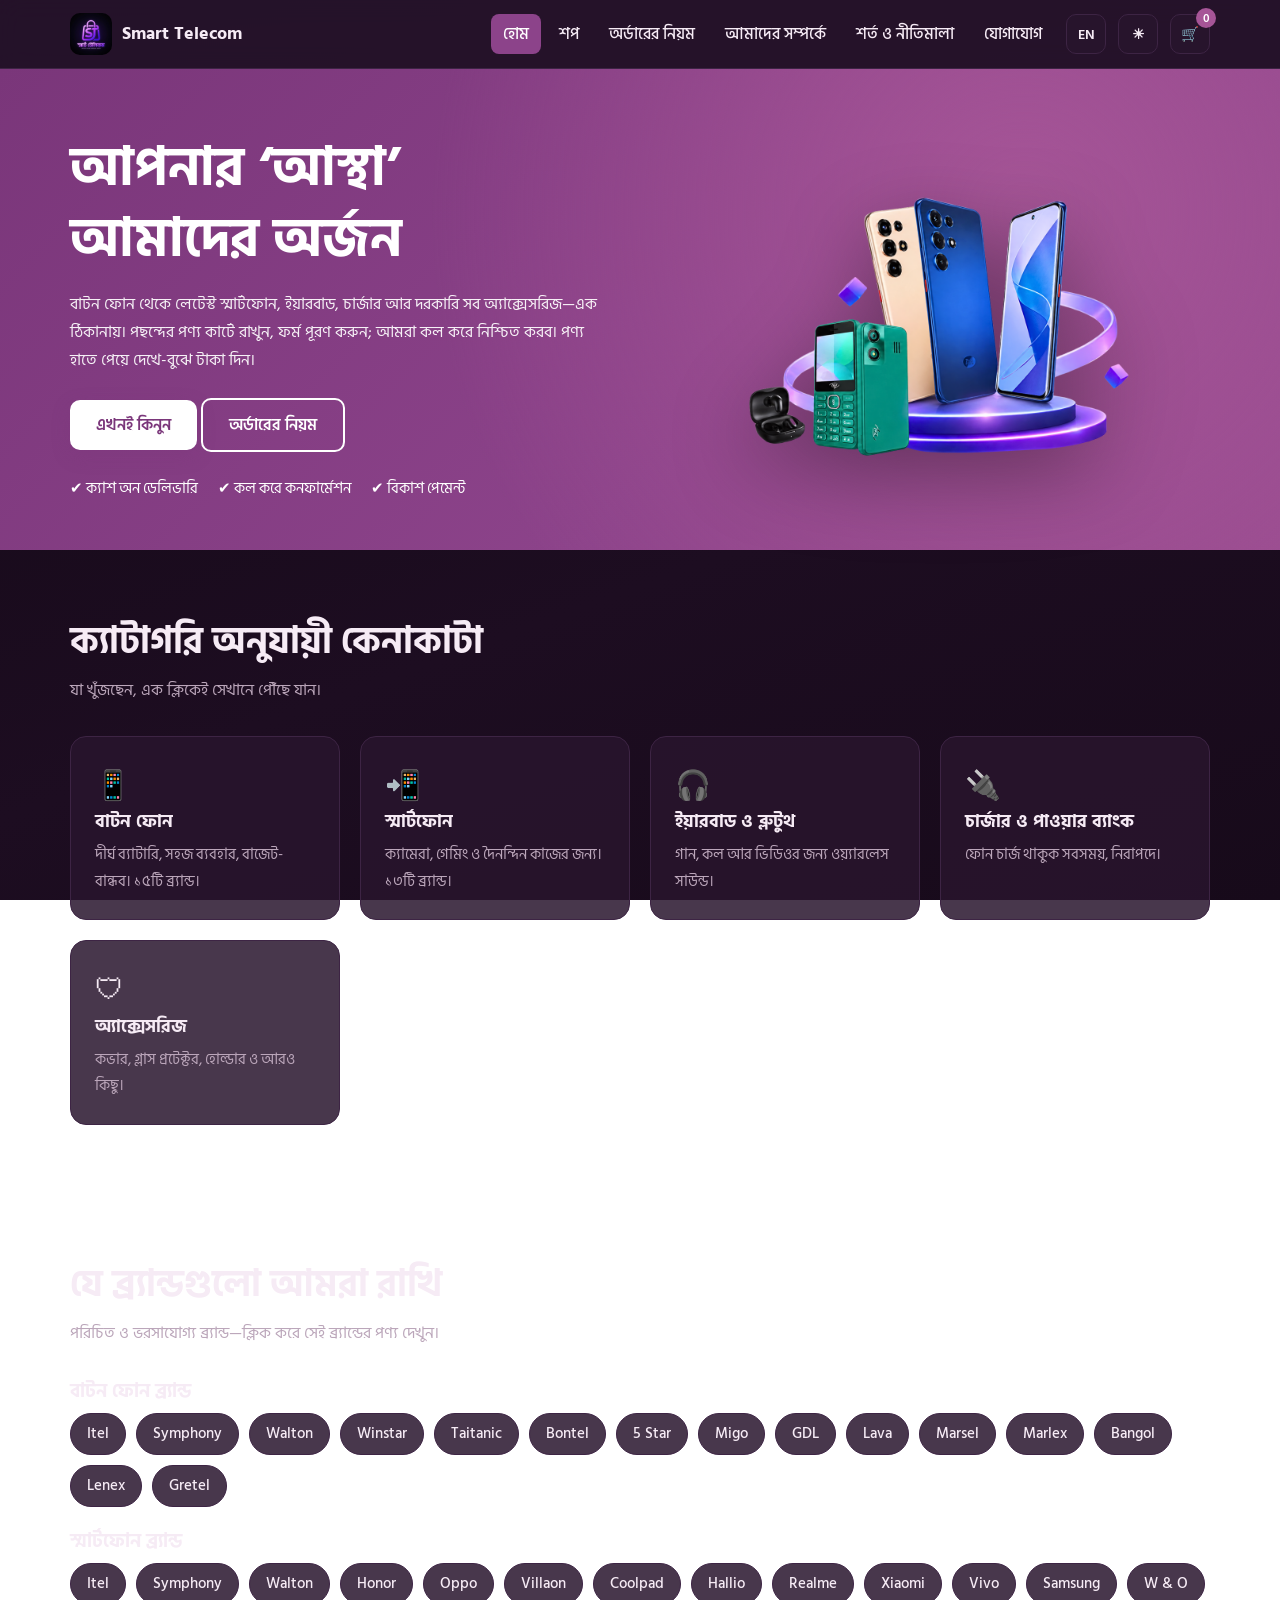
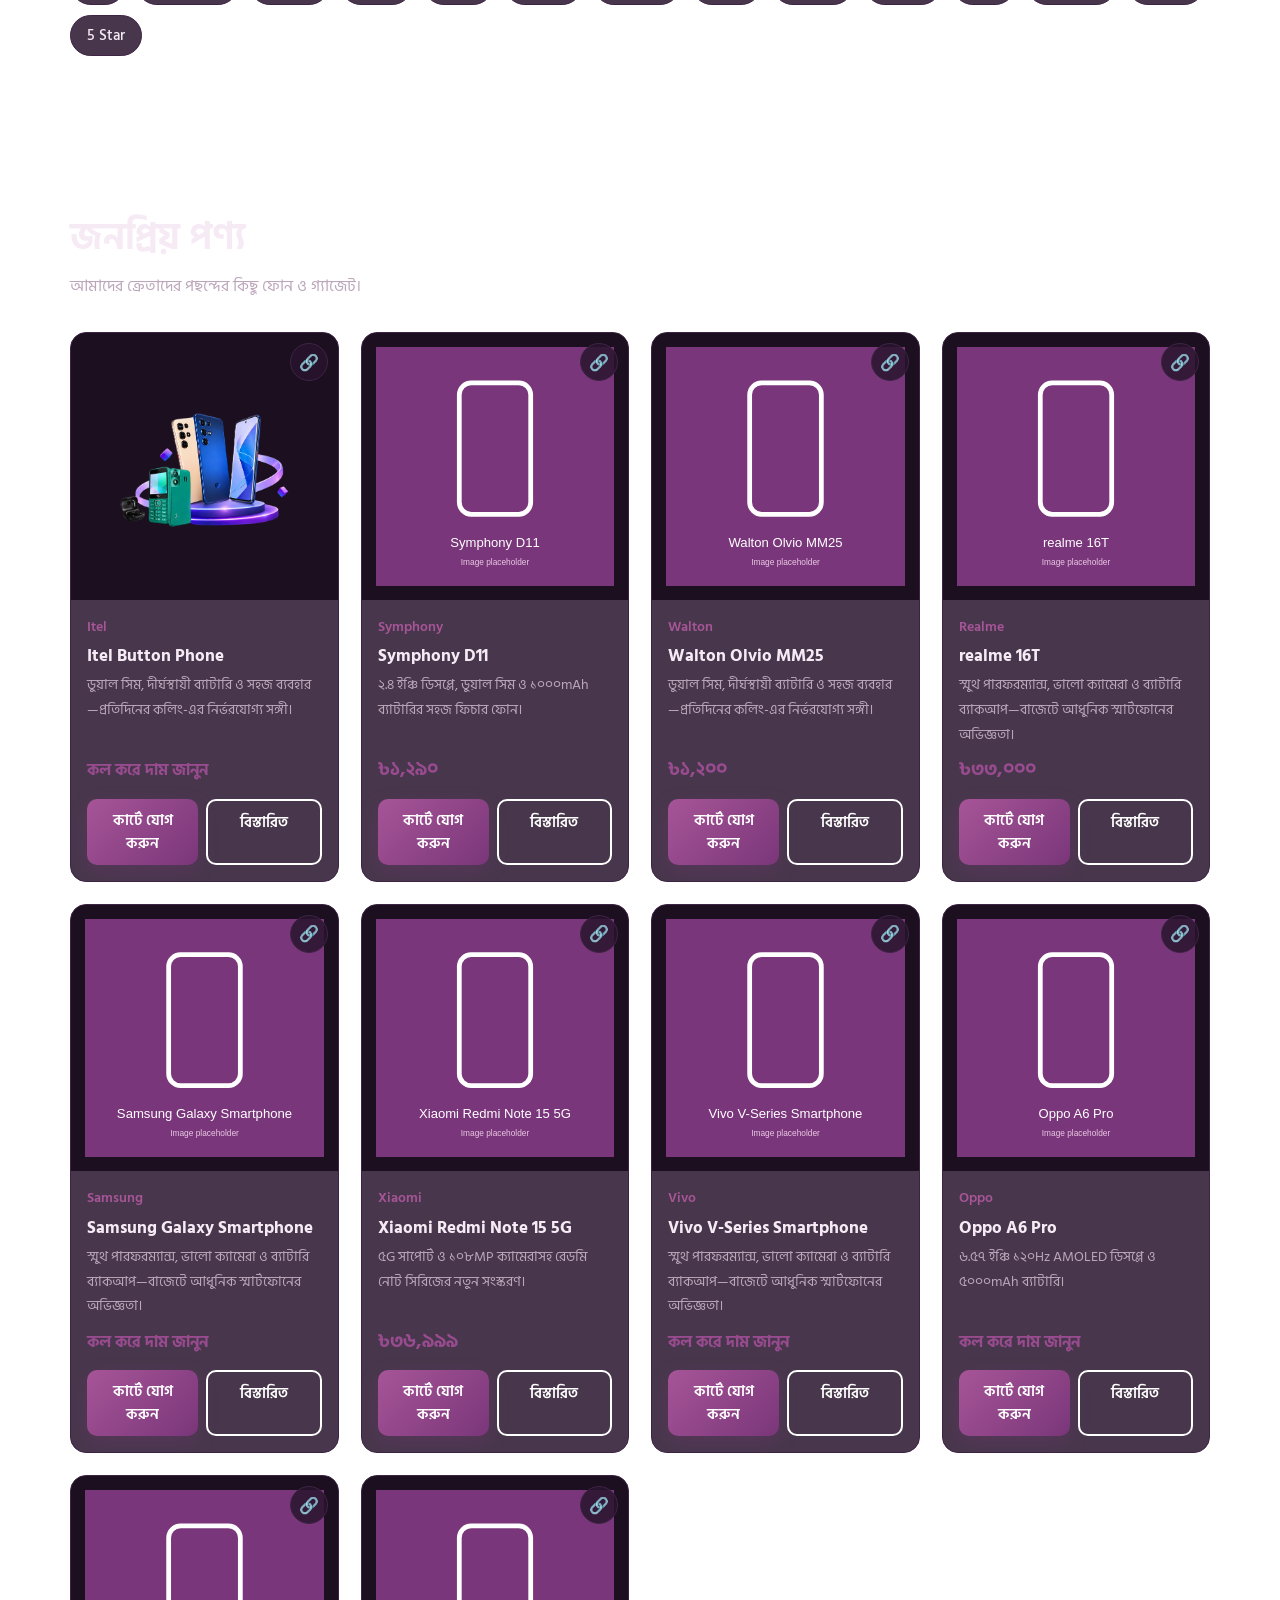
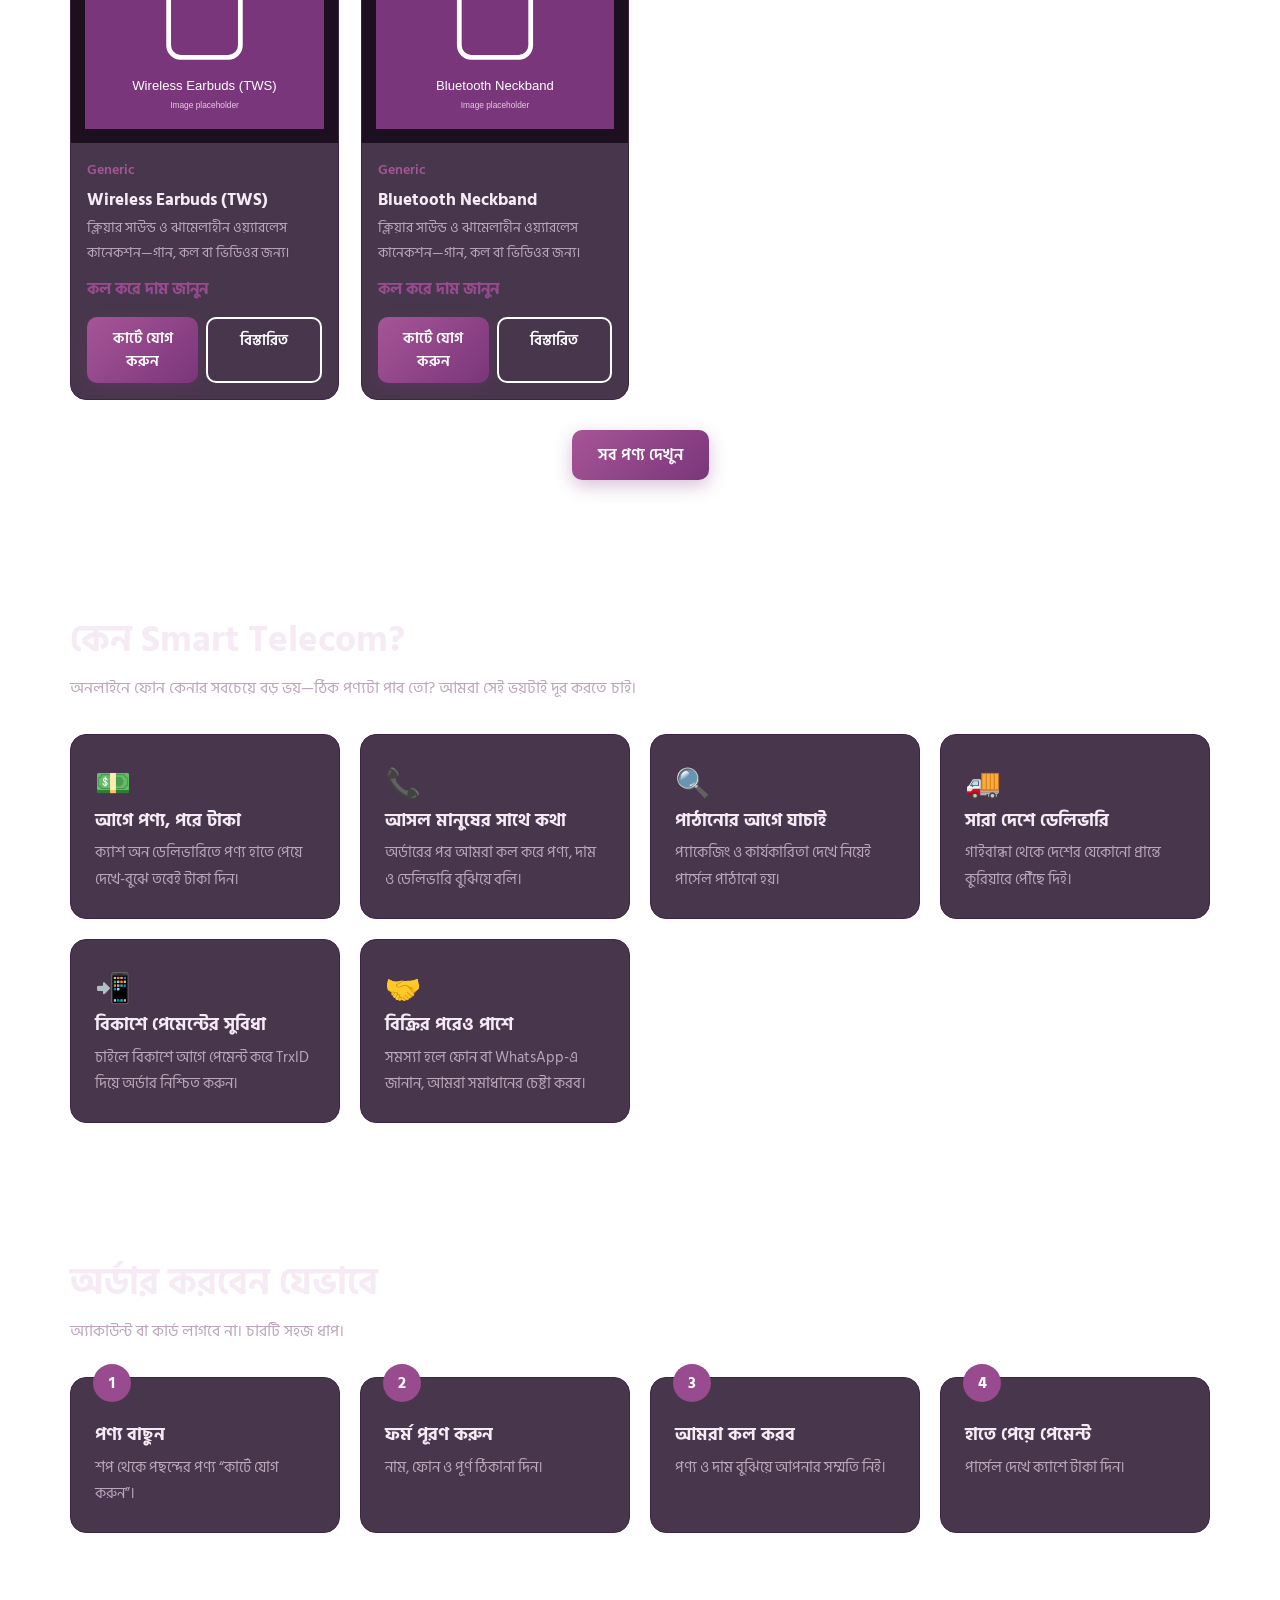
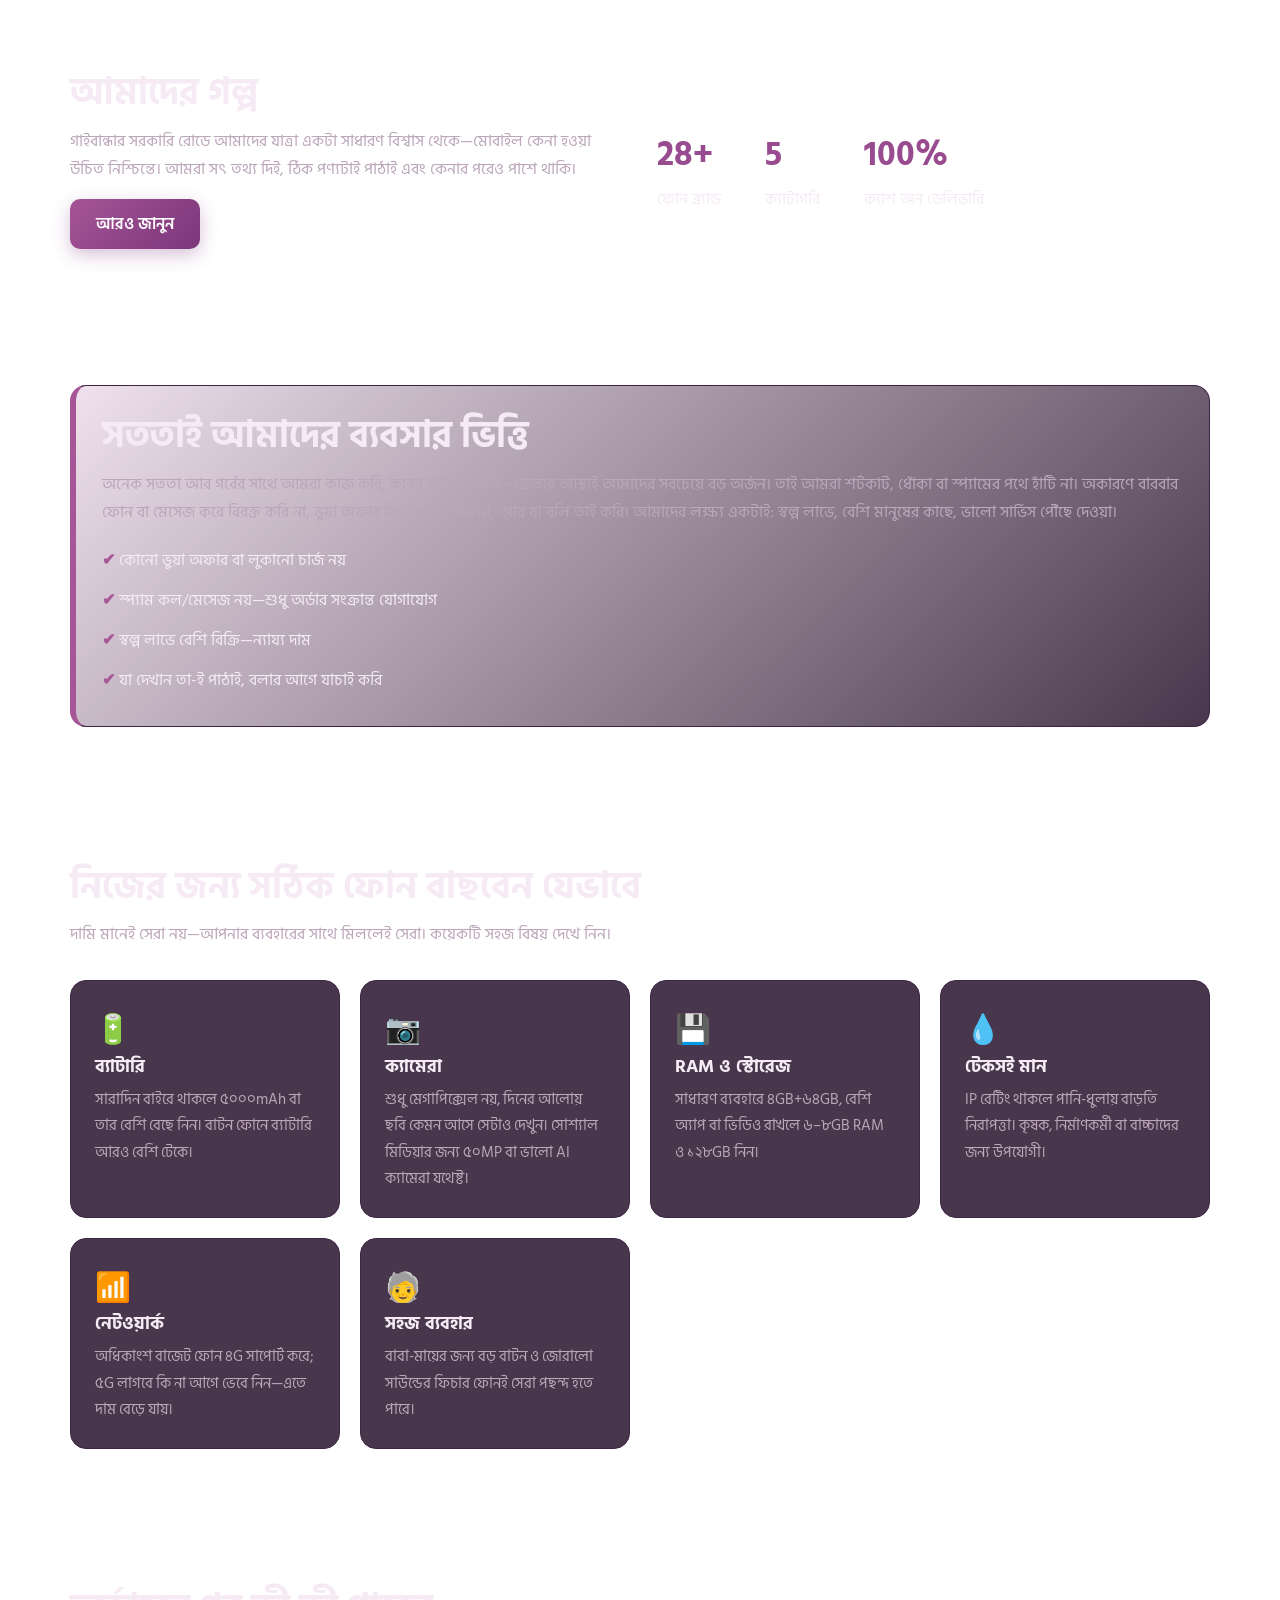
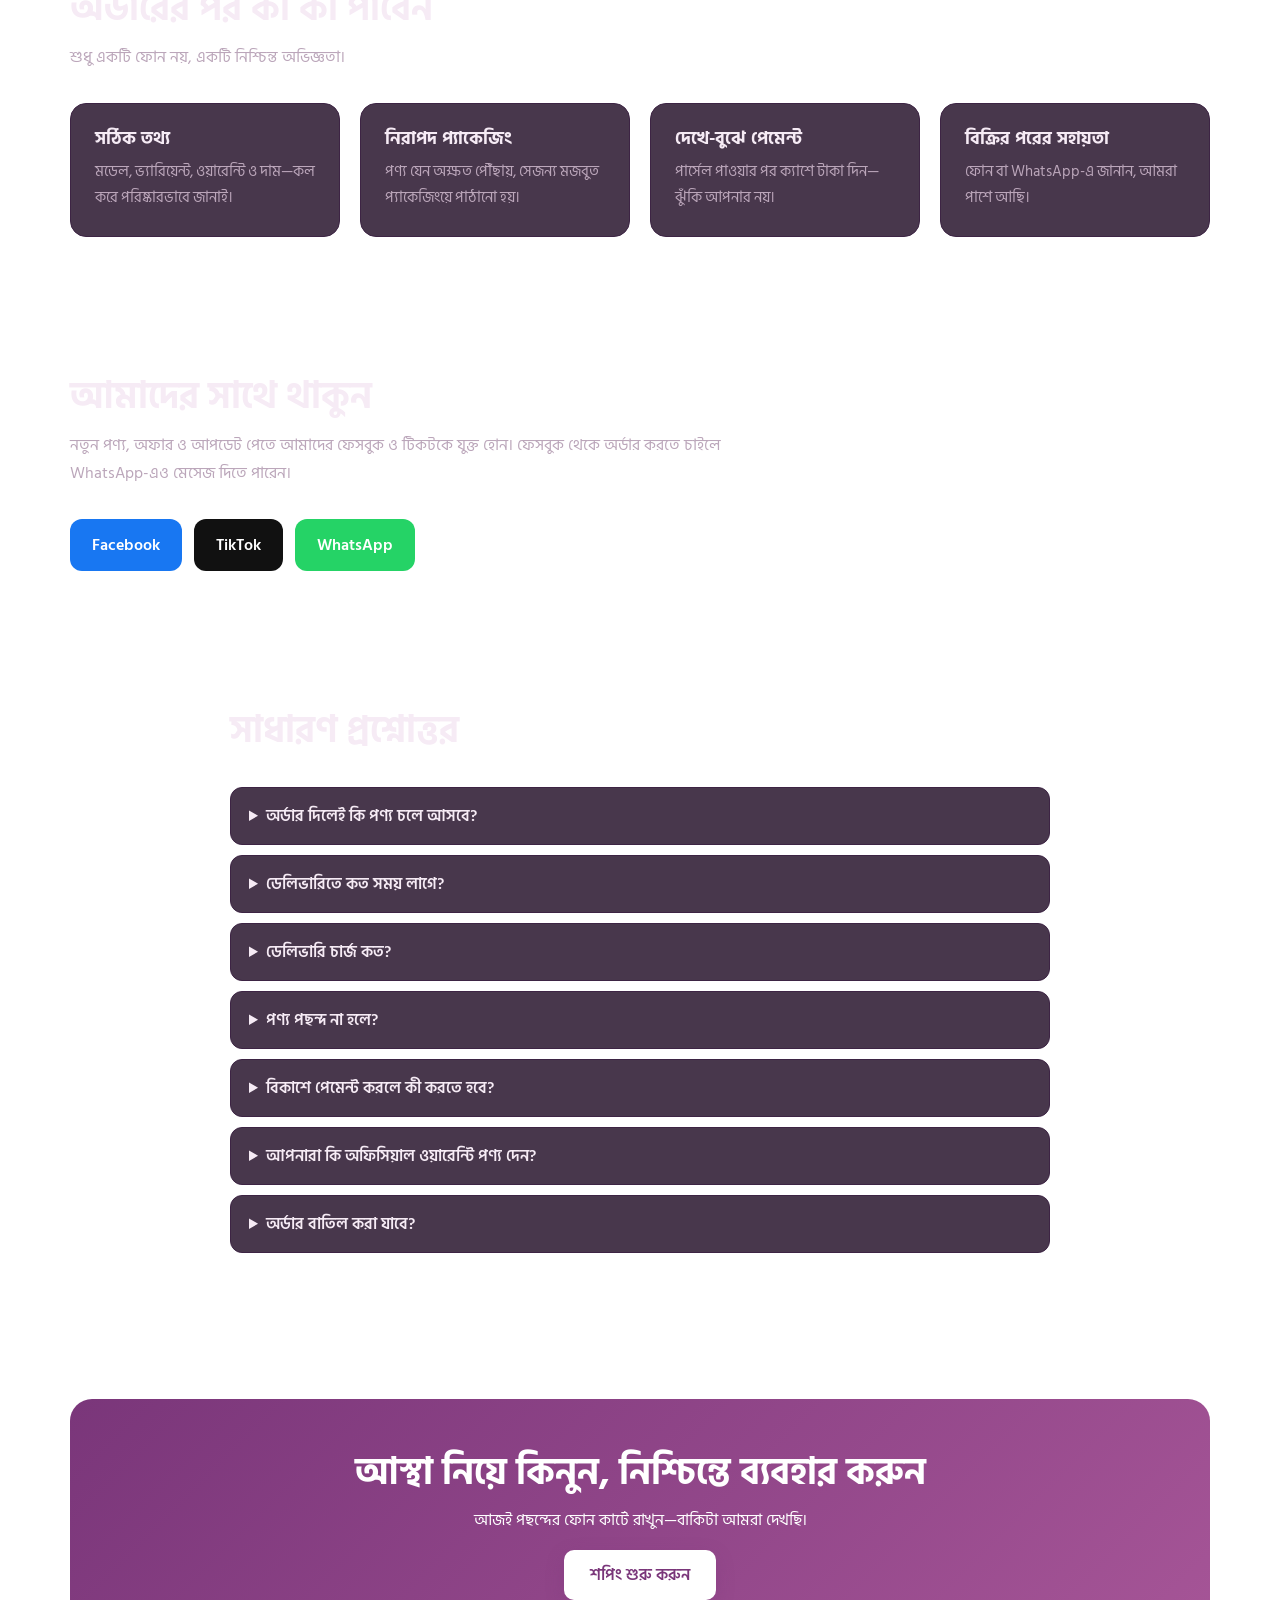
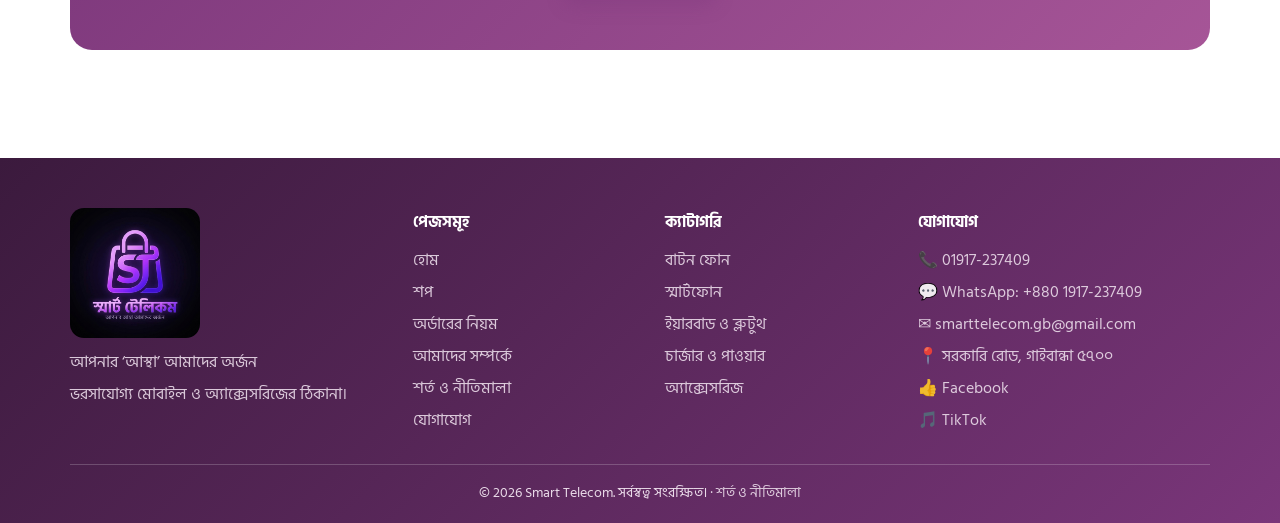
<file: index.html>
<!DOCTYPE html>
<html lang="bn" data-theme="dark">
<head>
<meta charset="UTF-8"><meta name="viewport" content="width=device-width, initial-scale=1">
<title>Smart Telecom (স্মার্ট টেলিকম) – গাইবান্ধা | বাটন ফোন, স্মার্টফোন ও অ্যাক্সেসরিজ</title>
<meta name="description" content="Smart Telecom, গাইবান্ধা – Itel, Symphony, Walton, Realme, Samsung, Vivo সহ ২৮+ ব্র্যান্ডের বাটন ফোন, স্মার্টফোন, ইয়ারবাড ও অ্যাক্সেসরিজ। সারা বাংলাদেশে ক্যাশ অন ডেলিভারি।">
<meta name="keywords" content="Smart Telecom, স্মার্ট টেলিকম, Gaibandha mobile shop, button phone, smartphone price in Bangladesh, cash on delivery">
<meta property="og:title" content="Smart Telecom – আপনার আস্থা আমাদের অর্জন"><meta property="og:image" content="assets/hero.png">
<link rel="icon" href="assets/favicon.jpg">
<link href="https://fonts.googleapis.com/css2?family=Hind+Siliguri:wght@400;500;600;700&family=Poppins:wght@400;600&display=swap" rel="stylesheet">
<link rel="stylesheet" href="css/style.css">
<script type="application/ld+json">{"@context":"https://schema.org","@type":"Store","name":"Smart Telecom","slogan":"আপনার আস্থা আমাদের অর্জন","telephone":"+8801917237409","email":"smarttelecom.gb@gmail.com","address":{"@type":"PostalAddress","streetAddress":"Sarkular Rode","addressLocality":"Gaibandha","postalCode":"5700","addressCountry":"BD"},"paymentAccepted":"Cash on Delivery, bKash"}</script>
</head>
<body>
<div id="hdr"></div>
<main>
<section class="hero"><div class="wrap hg">
  <div>
    <h1><span class="bn">আপনার ‘আস্থা’<br>আমাদের অর্জন</span><span class="en">Your ‘Trust’<br>Is Our Achievement</span></h1>
    <p><span class="bn">বাটন ফোন থেকে লেটেস্ট স্মার্টফোন, ইয়ারবাড, চার্জার আর দরকারি সব অ্যাক্সেসরিজ—এক ঠিকানায়। পছন্দের পণ্য কার্টে রাখুন, ফর্ম পূরণ করুন; আমরা কল করে নিশ্চিত করব। পণ্য হাতে পেয়ে দেখে-বুঝে টাকা দিন।</span><span class="en">From button phones to the latest smartphones, earbuds, chargers and everyday accessories—one trusted address. Add to cart, fill in the form, and we'll call to confirm. Inspect your parcel, then pay.</span></p>
    <a href="shop.html" class="btn"><span class="bn">এখনই কিনুন</span><span class="en">Shop now</span></a>
    <a href="how-to-order.html" class="btn o"><span class="bn">অর্ডারের নিয়ম</span><span class="en">How to order</span></a>
    <div class="trust"><span>✔ <span class="bn">ক্যাশ অন ডেলিভারি</span><span class="en">Cash on delivery</span></span><span>✔ <span class="bn">কল করে কনফার্মেশন</span><span class="en">Confirmation call</span></span><span>✔ <span class="bn">বিকাশ পেমেন্ট</span><span class="en">bKash accepted</span></span></div>
  </div>
  <img src="assets/hero.png" alt="Smart Telecom – smartphone, button phone and earbuds showcase">
</div></section>

<section><div class="wrap">
  <h2><span class="bn">ক্যাটাগরি অনুযায়ী কেনাকাটা</span><span class="en">Shop by category</span></h2>
  <p class="sub"><span class="bn">যা খুঁজছেন, এক ক্লিকেই সেখানে পৌঁছে যান।</span><span class="en">One click to what you're looking for.</span></p>
  <div class="cols">
    <a class="box" href="shop.html?cat=button"><div class="e">📱</div><h3><span class="bn">বাটন ফোন</span><span class="en">Button phones</span></h3><p><span class="bn">দীর্ঘ ব্যাটারি, সহজ ব্যবহার, বাজেট-বান্ধব। ১৫টি ব্র্যান্ড।</span><span class="en">Long battery, easy to use, budget friendly. 15 brands.</span></p></a>
    <a class="box" href="shop.html?cat=smart"><div class="e">📲</div><h3><span class="bn">স্মার্টফোন</span><span class="en">Smartphones</span></h3><p><span class="bn">ক্যামেরা, গেমিং ও দৈনন্দিন কাজের জন্য। ১৩টি ব্র্যান্ড।</span><span class="en">For photos, gaming and daily tasks. 13 brands.</span></p></a>
    <a class="box" href="shop.html?cat=audio"><div class="e">🎧</div><h3><span class="bn">ইয়ারবাড ও ব্লুটুথ</span><span class="en">Earbuds &amp; Bluetooth</span></h3><p><span class="bn">গান, কল আর ভিডিওর জন্য ওয়্যারলেস সাউন্ড।</span><span class="en">Wireless sound for music, calls and video.</span></p></a>
    <a class="box" href="shop.html?cat=charger"><div class="e">🔌</div><h3><span class="bn">চার্জার ও পাওয়ার ব্যাংক</span><span class="en">Chargers &amp; power banks</span></h3><p><span class="bn">ফোন চার্জ থাকুক সবসময়, নিরাপদে।</span><span class="en">Keep your phone charged, safely.</span></p></a>
    <a class="box" href="shop.html?cat=acc"><div class="e">🛡</div><h3><span class="bn">অ্যাক্সেসরিজ</span><span class="en">Accessories</span></h3><p><span class="bn">কভার, গ্লাস প্রটেক্টর, হোল্ডার ও আরও কিছু।</span><span class="en">Covers, glass protectors, holders and more.</span></p></a>
  </div>
</div></section>

<section><div class="wrap">
  <h2><span class="bn">যে ব্র্যান্ডগুলো আমরা রাখি</span><span class="en">Brands we carry</span></h2>
  <p class="sub"><span class="bn">পরিচিত ও ভরসাযোগ্য ব্র্যান্ড—ক্লিক করে সেই ব্র্যান্ডের পণ্য দেখুন।</span><span class="en">Trusted names—click to see that brand's products.</span></p>
  <h3 style="margin-bottom:10px"><span class="bn">বাটন ফোন ব্র্যান্ড</span><span class="en">Button-phone brands</span></h3><div class="chips" id="b1"></div>
  <h3 style="margin-bottom:10px"><span class="bn">স্মার্টফোন ব্র্যান্ড</span><span class="en">Smartphone brands</span></h3><div class="chips" id="b2"></div>
</div></section>

<section><div class="wrap">
  <h2><span class="bn">জনপ্রিয় পণ্য</span><span class="en">Popular products</span></h2>
  <p class="sub"><span class="bn">আমাদের ক্রেতাদের পছন্দের কিছু ফোন ও গ্যাজেট।</span><span class="en">A few picks our customers love.</span></p>
  <div class="grid" id="feat"></div>
  <p style="text-align:center;margin-top:30px"><a class="btn" href="shop.html"><span class="bn">সব পণ্য দেখুন</span><span class="en">View all products</span></a></p>
</div></section>

<section><div class="wrap">
  <h2><span class="bn">কেন Smart Telecom?</span><span class="en">Why Smart Telecom?</span></h2>
  <p class="sub"><span class="bn">অনলাইনে ফোন কেনার সবচেয়ে বড় ভয়—ঠিক পণ্যটা পাব তো? আমরা সেই ভয়টাই দূর করতে চাই।</span><span class="en">The biggest worry in buying a phone online is “will I get what I ordered?” We exist to remove that worry.</span></p>
  <div class="cols">
    <div class="box"><div class="e">💵</div><h3><span class="bn">আগে পণ্য, পরে টাকা</span><span class="en">Product first, pay later</span></h3><p><span class="bn">ক্যাশ অন ডেলিভারিতে পণ্য হাতে পেয়ে দেখে-বুঝে তবেই টাকা দিন।</span><span class="en">With cash on delivery, pay only after you've received and checked your parcel.</span></p></div>
    <div class="box"><div class="e">📞</div><h3><span class="bn">আসল মানুষের সাথে কথা</span><span class="en">A real person on the phone</span></h3><p><span class="bn">অর্ডারের পর আমরা কল করে পণ্য, দাম ও ডেলিভারি বুঝিয়ে বলি।</span><span class="en">After you order, we call to explain the product, price and delivery.</span></p></div>
    <div class="box"><div class="e">🔍</div><h3><span class="bn">পাঠানোর আগে যাচাই</span><span class="en">Checked before dispatch</span></h3><p><span class="bn">প্যাকেজিং ও কার্যকারিতা দেখে নিয়েই পার্সেল পাঠানো হয়।</span><span class="en">Packaging and function are verified before every parcel leaves.</span></p></div>
    <div class="box"><div class="e">🚚</div><h3><span class="bn">সারা দেশে ডেলিভারি</span><span class="en">Nationwide delivery</span></h3><p><span class="bn">গাইবান্ধা থেকে দেশের যেকোনো প্রান্তে কুরিয়ারে পৌঁছে দিই।</span><span class="en">From Gaibandha to anywhere in Bangladesh by courier.</span></p></div>
    <div class="box"><div class="e">📲</div><h3><span class="bn">বিকাশে পেমেন্টের সুবিধা</span><span class="en">bKash option</span></h3><p><span class="bn">চাইলে বিকাশে আগে পেমেন্ট করে TrxID দিয়ে অর্ডার নিশ্চিত করুন।</span><span class="en">Prefer to pay first? Use bKash and add your TrxID to confirm.</span></p></div>
    <div class="box"><div class="e">🤝</div><h3><span class="bn">বিক্রির পরেও পাশে</span><span class="en">Support after the sale</span></h3><p><span class="bn">সমস্যা হলে ফোন বা WhatsApp-এ জানান, আমরা সমাধানের চেষ্টা করব।</span><span class="en">Call or WhatsApp us if something's wrong—we'll help sort it out.</span></p></div>
  </div>
</div></section>

<section><div class="wrap">
  <h2><span class="bn">অর্ডার করবেন যেভাবে</span><span class="en">How to order</span></h2>
  <p class="sub"><span class="bn">অ্যাকাউন্ট বা কার্ড লাগবে না। চারটি সহজ ধাপ।</span><span class="en">No account or card needed. Four simple steps.</span></p>
  <div class="cols steps">
    <div class="box"><h3><span class="bn">পণ্য বাছুন</span><span class="en">Pick a product</span></h3><p><span class="bn">শপ থেকে পছন্দের পণ্য “কার্টে যোগ করুন”।</span><span class="en">Add your favourite item to the cart.</span></p></div>
    <div class="box"><h3><span class="bn">ফর্ম পূরণ করুন</span><span class="en">Fill the form</span></h3><p><span class="bn">নাম, ফোন ও পূর্ণ ঠিকানা দিন।</span><span class="en">Enter your name, phone and address.</span></p></div>
    <div class="box"><h3><span class="bn">আমরা কল করব</span><span class="en">We call you</span></h3><p><span class="bn">পণ্য ও দাম বুঝিয়ে আপনার সম্মতি নিই।</span><span class="en">We explain everything and get your approval.</span></p></div>
    <div class="box"><h3><span class="bn">হাতে পেয়ে পেমেন্ট</span><span class="en">Pay on delivery</span></h3><p><span class="bn">পার্সেল দেখে ক্যাশে টাকা দিন।</span><span class="en">Inspect the parcel and pay in cash.</span></p></div>
  </div>
</div></section>

<section><div class="wrap two">
  <div><h2><span class="bn">আমাদের গল্প</span><span class="en">Our story</span></h2>
  <p class="sub" style="margin-bottom:16px"><span class="bn">গাইবান্ধার সরকারি রোডে আমাদের যাত্রা একটা সাধারণ বিশ্বাস থেকে—মোবাইল কেনা হওয়া উচিত নিশ্চিন্তে। আমরা সৎ তথ্য দিই, ঠিক পণ্যটাই পাঠাই এবং কেনার পরেও পাশে থাকি।</span><span class="en">Our journey on Sarkular Road, Gaibandha, began with a simple belief: buying a mobile should feel safe. We give honest information, ship exactly what you ordered, and stay by your side afterwards.</span></p>
  <a class="btn" href="about.html"><span class="bn">আরও জানুন</span><span class="en">Learn more</span></a></div>
  <div class="stats"><div><b>28+</b><span class="bn">ফোন ব্র্যান্ড</span><span class="en">Phone brands</span></div><div><b>5</b><span class="bn">ক্যাটাগরি</span><span class="en">Categories</span></div><div><b>100%</b><span class="bn">ক্যাশ অন ডেলিভারি</span><span class="en">Cash on delivery</span></div></div>
</div></section>

<section><div class="wrap"><div class="pledge">
  <h2><span class="bn">সততাই আমাদের ব্যবসার ভিত্তি</span><span class="en">Honesty is the foundation of our business</span></h2>
  <p class="sub" style="max-width:none;margin-bottom:14px"><span class="bn">অনেক সততা আর গর্বের সাথে আমরা কাজ করি, কারণ আমরা জানি—ক্রেতার আস্থাই আমাদের সবচেয়ে বড় অর্জন। তাই আমরা শর্টকাট, ধোঁকা বা স্প্যামের পথে হাঁটি না। অকারণে বারবার ফোন বা মেসেজ করে বিরক্ত করি না, ভুয়া অফার দিয়ে প্রলুব্ধ করি না, আর যা বলি তাই করি। আমাদের লক্ষ্য একটাই: স্বল্প লাভে, বেশি মানুষের কাছে, ভালো সার্ভিস পৌঁছে দেওয়া।</span><span class="en">We work with honesty and pride because we know your trust is our biggest achievement. That's why we never take shortcuts, mislead, or spam. We don't pester you with endless calls or messages, tempt you with fake offers, and we do what we say. Our goal is simple: good service to more people at a small profit margin.</span></p>
  <ul class="tick"><li><span class="bn">কোনো ভুয়া অফার বা লুকানো চার্জ নয়</span><span class="en">No fake offers or hidden charges</span></li><li><span class="bn">স্প্যাম কল/মেসেজ নয়—শুধু অর্ডার সংক্রান্ত যোগাযোগ</span><span class="en">No spam—only order-related contact</span></li><li><span class="bn">স্বল্প লাভে বেশি বিক্রি—ন্যায্য দাম</span><span class="en">Small margin, high volume—fair prices</span></li><li><span class="bn">যা দেখান তা-ই পাঠাই, বলার আগে যাচাই করি</span><span class="en">We ship what we show and verify before we promise</span></li></ul>
</div></div></section>

<section><div class="wrap">
  <h2><span class="bn">নিজের জন্য সঠিক ফোন বাছবেন যেভাবে</span><span class="en">How to pick the right phone</span></h2>
  <p class="sub"><span class="bn">দামি মানেই সেরা নয়—আপনার ব্যবহারের সাথে মিললেই সেরা। কয়েকটি সহজ বিষয় দেখে নিন।</span><span class="en">Expensive doesn't mean best—the best is what fits your use. Check these simple things.</span></p>
  <div class="cols">
    <div class="box"><div class="e">🔋</div><h3><span class="bn">ব্যাটারি</span><span class="en">Battery</span></h3><p><span class="bn">সারাদিন বাইরে থাকলে ৫০০০mAh বা তার বেশি বেছে নিন। বাটন ফোনে ব্যাটারি আরও বেশি টেকে।</span><span class="en">If you're out all day, pick 5000mAh or more. Button phones last even longer.</span></p></div>
    <div class="box"><div class="e">📷</div><h3><span class="bn">ক্যামেরা</span><span class="en">Camera</span></h3><p><span class="bn">শুধু মেগাপিক্সেল নয়, দিনের আলোয় ছবি কেমন আসে সেটাও দেখুন। সোশ্যাল মিডিয়ার জন্য ৫০MP বা ভালো AI ক্যামেরা যথেষ্ট।</span><span class="en">Look beyond megapixels—check daylight quality. A 50MP or good AI camera is plenty for social media.</span></p></div>
    <div class="box"><div class="e">💾</div><h3><span class="bn">RAM ও স্টোরেজ</span><span class="en">RAM &amp; storage</span></h3><p><span class="bn">সাধারণ ব্যবহারে ৪GB+৬৪GB, বেশি অ্যাপ বা ভিডিও রাখলে ৬–৮GB RAM ও ১২৮GB নিন।</span><span class="en">4GB+64GB for basics; 6–8GB RAM and 128GB if you keep many apps or videos.</span></p></div>
    <div class="box"><div class="e">💧</div><h3><span class="bn">টেকসই মান</span><span class="en">Durability</span></h3><p><span class="bn">IP রেটিং থাকলে পানি-ধুলায় বাড়তি নিরাপত্তা। কৃষক, নির্মাণকর্মী বা বাচ্চাদের জন্য উপযোগী।</span><span class="en">An IP rating adds water and dust protection—handy for field work or kids.</span></p></div>
    <div class="box"><div class="e">📶</div><h3><span class="bn">নেটওয়ার্ক</span><span class="en">Network</span></h3><p><span class="bn">অধিকাংশ বাজেট ফোন ৪G সাপোর্ট করে; ৫G লাগবে কি না আগে ভেবে নিন—এতে দাম বেড়ে যায়।</span><span class="en">Most budget phones are 4G; think about whether you need 5G, as it raises the price.</span></p></div>
    <div class="box"><div class="e">🧓</div><h3><span class="bn">সহজ ব্যবহার</span><span class="en">Ease of use</span></h3><p><span class="bn">বাবা-মায়ের জন্য বড় বাটন ও জোরালো সাউন্ডের ফিচার ফোনই সেরা পছন্দ হতে পারে।</span><span class="en">For parents, a feature phone with big keys and loud sound may be the best pick.</span></p></div>
  </div>
</div></section>

<section><div class="wrap">
  <h2><span class="bn">অর্ডারের পর কী কী পাবেন</span><span class="en">What you get with every order</span></h2>
  <p class="sub"><span class="bn">শুধু একটি ফোন নয়, একটি নিশ্চিন্ত অভিজ্ঞতা।</span><span class="en">Not just a phone—a worry-free experience.</span></p>
  <div class="cols">
    <div class="box"><h3><span class="bn">সঠিক তথ্য</span><span class="en">Accurate information</span></h3><p><span class="bn">মডেল, ভ্যারিয়েন্ট, ওয়ারেন্টি ও দাম—কল করে পরিষ্কারভাবে জানাই।</span><span class="en">Model, variant, warranty and price—explained clearly on the call.</span></p></div>
    <div class="box"><h3><span class="bn">নিরাপদ প্যাকেজিং</span><span class="en">Safe packaging</span></h3><p><span class="bn">পণ্য যেন অক্ষত পৌঁছায়, সেজন্য মজবুত প্যাকেজিংয়ে পাঠানো হয়।</span><span class="en">Shipped in sturdy packaging so your product arrives intact.</span></p></div>
    <div class="box"><h3><span class="bn">দেখে-বুঝে পেমেন্ট</span><span class="en">Inspect, then pay</span></h3><p><span class="bn">পার্সেল পাওয়ার পর ক্যাশে টাকা দিন—ঝুঁকি আপনার নয়।</span><span class="en">Pay cash after receiving the parcel—the risk isn't yours.</span></p></div>
    <div class="box"><h3><span class="bn">বিক্রির পরের সহায়তা</span><span class="en">After-sales help</span></h3><p><span class="bn">ফোন বা WhatsApp-এ জানান, আমরা পাশে আছি।</span><span class="en">Call or WhatsApp us—we're by your side.</span></p></div>
  </div>
</div></section>

<section><div class="wrap">
  <h2><span class="bn">আমাদের সাথে থাকুন</span><span class="en">Stay connected</span></h2>
  <p class="sub"><span class="bn">নতুন পণ্য, অফার ও আপডেট পেতে আমাদের ফেসবুক ও টিকটকে যুক্ত হোন। ফেসবুক থেকে অর্ডার করতে চাইলে WhatsApp-এও মেসেজ দিতে পারেন।</span><span class="en">Follow our Facebook and TikTok for new products and updates. You can also message us on WhatsApp.</span></p>
  <div class="soc"><a class="fb" id="s1" target="_blank" rel="noopener">Facebook</a><a class="tt" id="s2" target="_blank" rel="noopener">TikTok</a><a class="wa" id="s3" target="_blank" rel="noopener">WhatsApp</a></div>
</div></section>

<section><div class="wrap doc">
  <h2><span class="bn">সাধারণ প্রশ্নোত্তর</span><span class="en">Frequently asked questions</span></h2><p class="sub"></p>
  <details><summary><span class="bn">অর্ডার দিলেই কি পণ্য চলে আসবে?</span><span class="en">Is my order final once I submit?</span></summary><p><span class="bn">না। ফর্ম জমা দেওয়ার পর আমরা কল করে নিশ্চিত করি, আপনার সম্মতি পেলেই পার্সেল পাঠাই।</span><span class="en">No. We call to confirm first and ship only after your approval.</span></p></details>
  <details><summary><span class="bn">ডেলিভারিতে কত সময় লাগে?</span><span class="en">How long does delivery take?</span></summary><p><span class="bn">সাধারণত কনফার্মেশনের পর ২–৫ কর্মদিবস; এলাকাভেদে কম-বেশি হতে পারে।</span><span class="en">Usually 2–5 working days after confirmation, depending on your area.</span></p></details>
  <details><summary><span class="bn">ডেলিভারি চার্জ কত?</span><span class="en">What's the delivery charge?</span></summary><p><span class="bn">এলাকা অনুযায়ী ডেলিভারি চার্জ কনফার্মেশন কলে জানিয়ে দেওয়া হয়।</span><span class="en">We tell you the charge for your area on the confirmation call.</span></p></details>
  <details><summary><span class="bn">পণ্য পছন্দ না হলে?</span><span class="en">What if I don't like it?</span></summary><p><span class="bn">ডেলিভারির সময়ই খুলে দেখে নিন। সমস্যা থাকলে <a href="terms.html" style="color:var(--p1)">রিটার্ন নীতিমালা</a> অনুযায়ী ব্যবস্থা নেওয়া হবে।</span><span class="en">Inspect at delivery. If there's an issue we act under our <a href="terms.html" style="color:var(--p1)">return policy</a>.</span></p></details>
  <details><summary><span class="bn">বিকাশে পেমেন্ট করলে কী করতে হবে?</span><span class="en">How does bKash payment work?</span></summary><p><span class="bn">অর্ডার ফর্মে “বিকাশে পেমেন্ট” বেছে নিলে আমাদের নম্বর দেখাবে। Send Money করে TrxID ফর্মে দিলেই হবে।</span><span class="en">Choose “Pay via bKash” in the form to see our number. Send money and enter the TrxID.</span></p></details>
  <details><summary><span class="bn">আপনারা কি অফিসিয়াল ওয়ারেন্টি পণ্য দেন?</span><span class="en">Do you sell products with warranty?</span></summary><p><span class="bn">ওয়ারেন্টি ব্র্যান্ড ও পণ্যভেদে ভিন্ন। কনফার্মেশন কলে নির্দিষ্ট পণ্যের ওয়ারেন্টি জানিয়ে দেওয়া হয়।</span><span class="en">Warranty varies by brand and product; we confirm it for your specific item on the call.</span></p></details>
  <details><summary><span class="bn">অর্ডার বাতিল করা যাবে?</span><span class="en">Can I cancel my order?</span></summary><p><span class="bn">কনফার্মেশনের আগে যেকোনো সময় বাতিল করা যায়। পাঠানোর পর হলে দ্রুত আমাদের জানান।</span><span class="en">Yes, any time before confirmation. After dispatch, tell us immediately.</span></p></details>
</div></section>

<section><div class="wrap"><div class="cta">
  <h2><span class="bn">আস্থা নিয়ে কিনুন, নিশ্চিন্তে ব্যবহার করুন</span><span class="en">Buy with trust, use with peace of mind</span></h2>
  <p><span class="bn">আজই পছন্দের ফোন কার্টে রাখুন—বাকিটা আমরা দেখছি।</span><span class="en">Add your phone to the cart today—we'll take it from there.</span></p>
  <a class="btn" href="shop.html"><span class="bn">শপিং শুরু করুন</span><span class="en">Start shopping</span></a>
</div></div></section>
</main>
<div id="ftr"></div>
<script src="js/products.js"></script><script src="js/app.js"></script>
<script>$("#s1").href=SITE.facebook;$("#s2").href=SITE.tiktok;$("#s3").href="https://wa.me/"+SITE.whatsapp;</script>
</body></html>
</file>
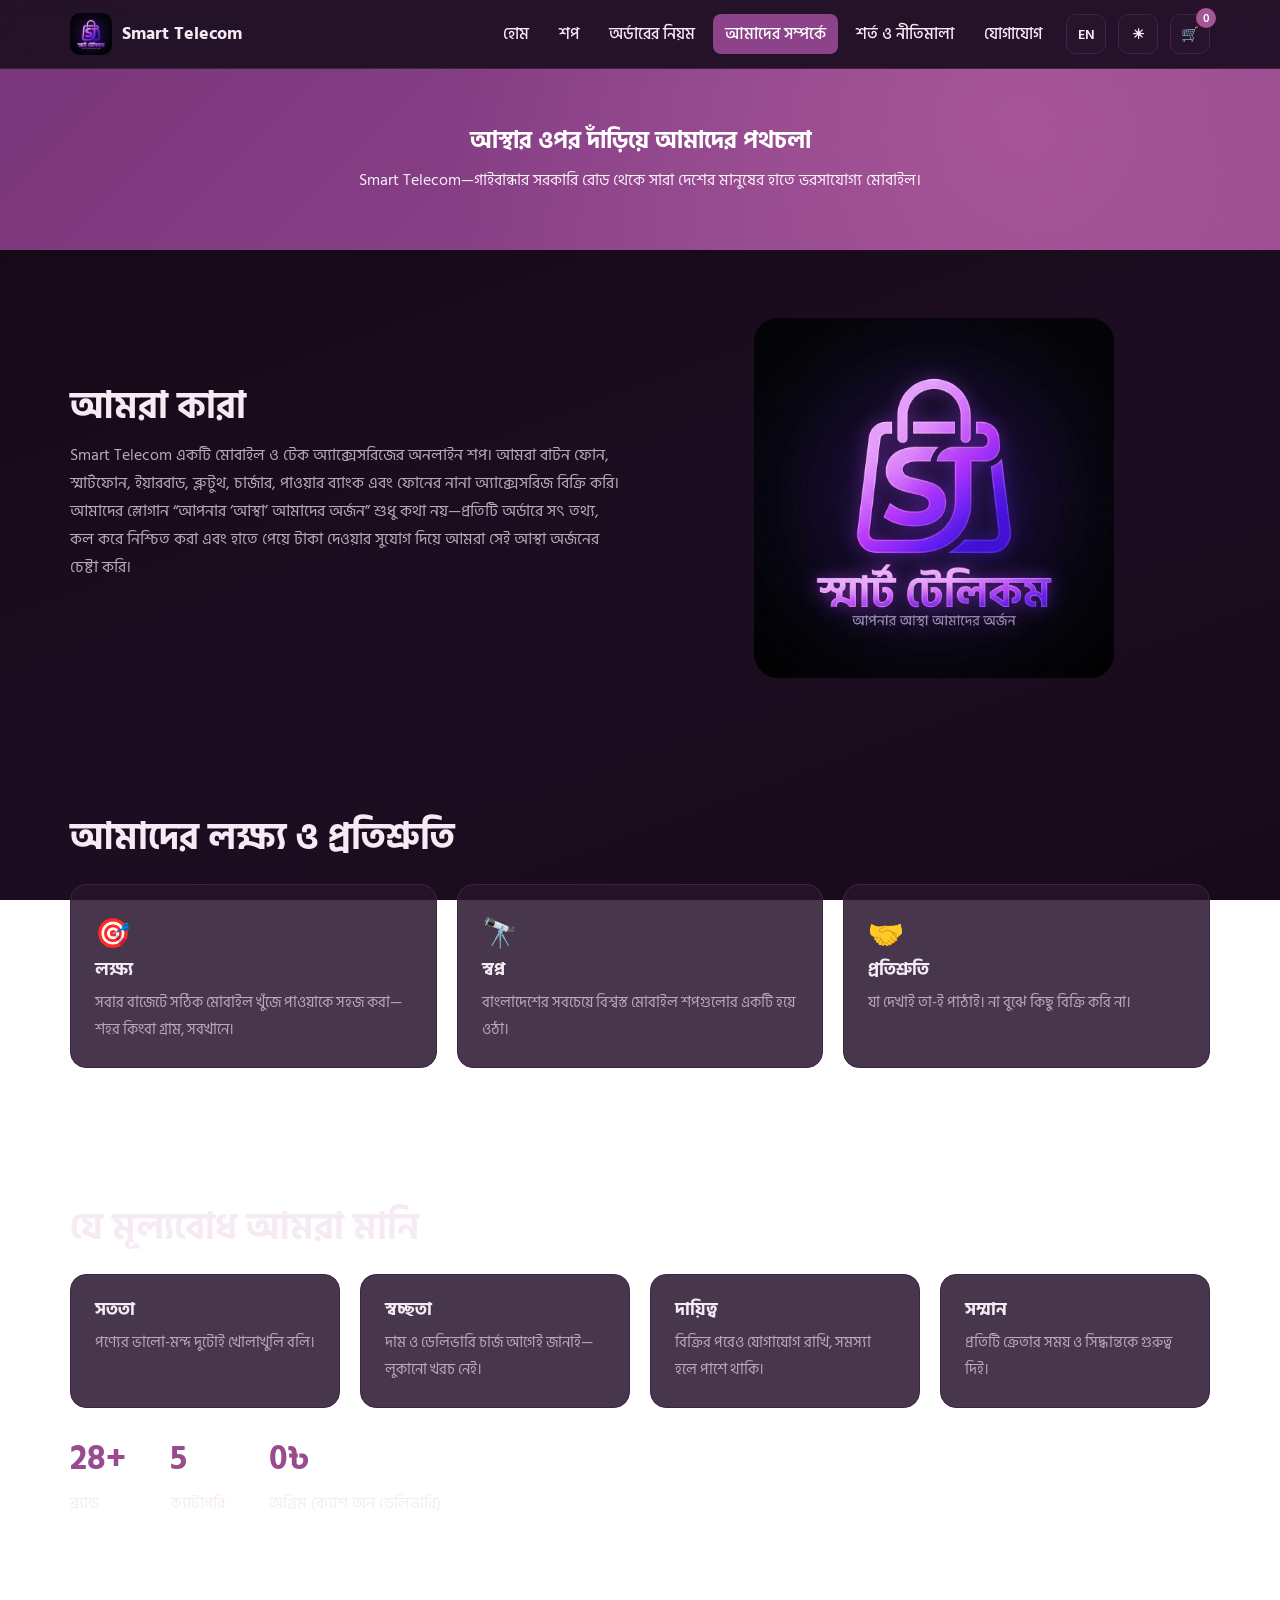
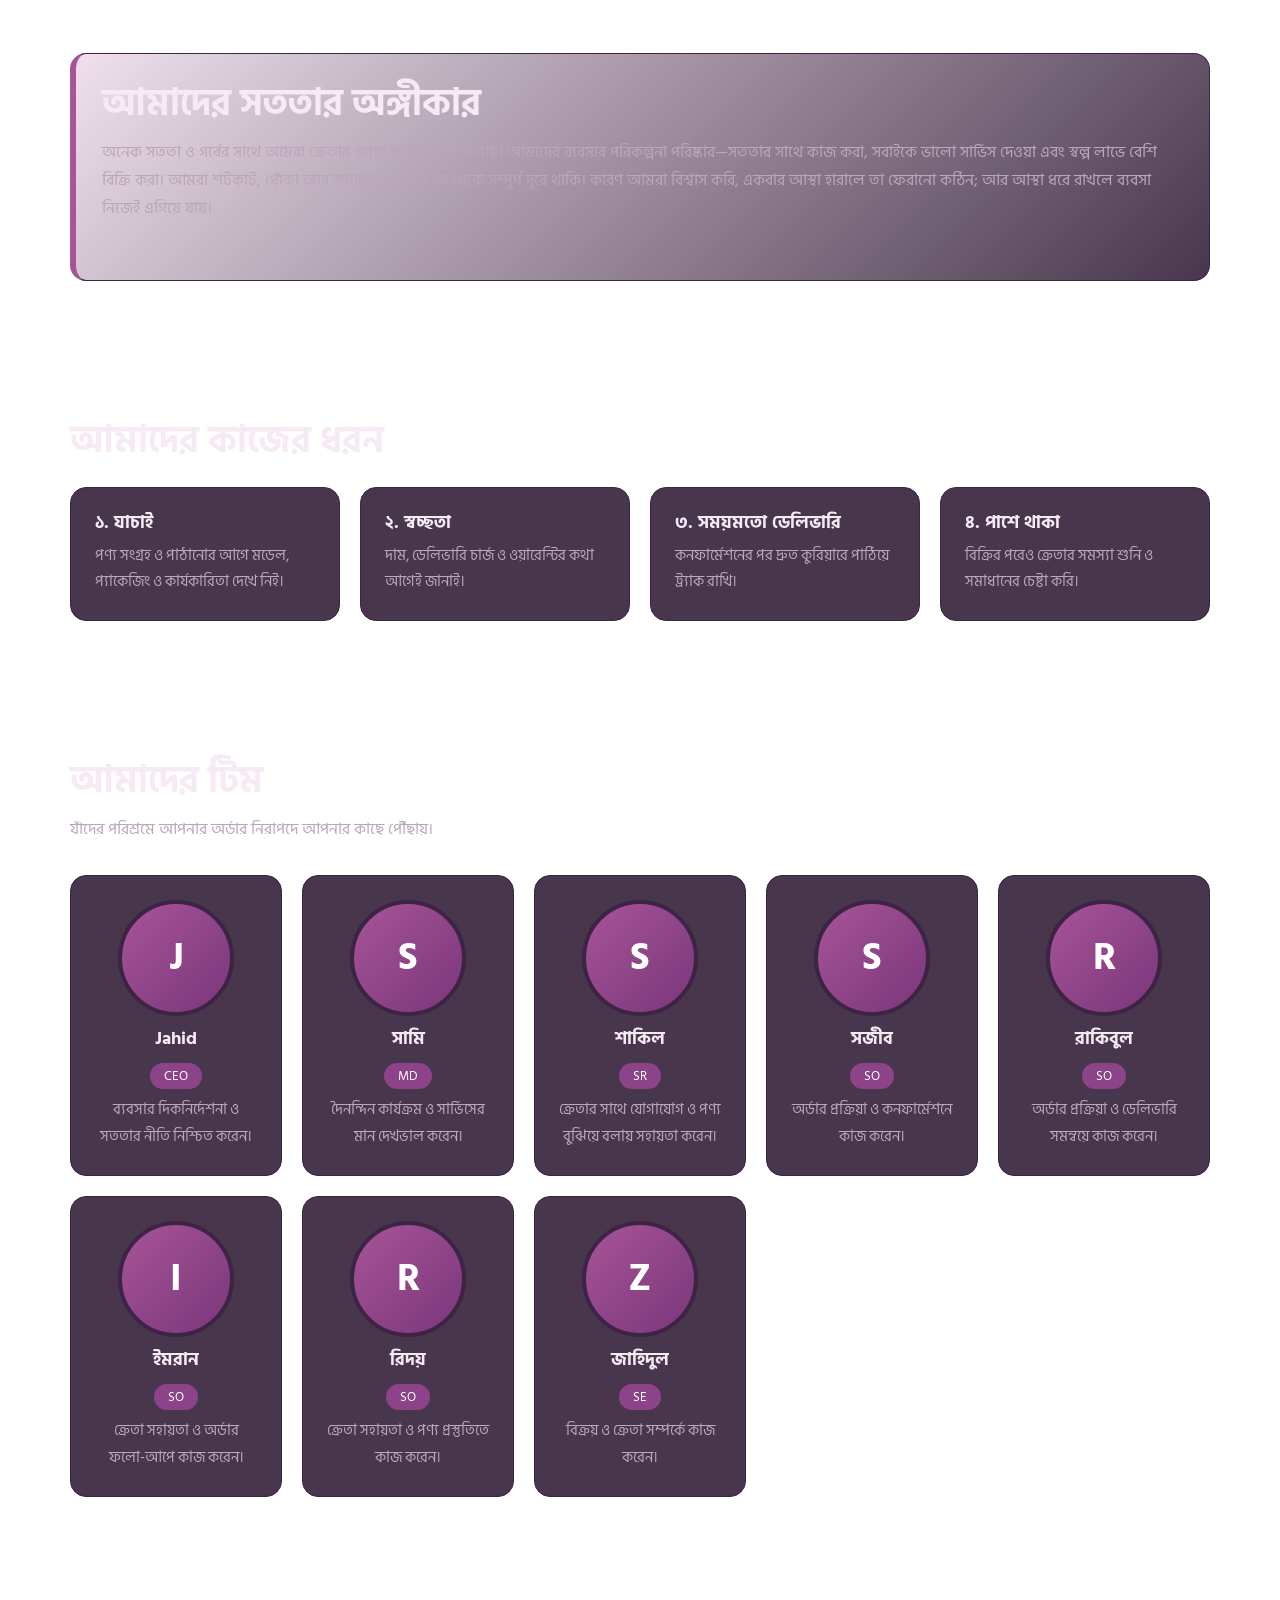
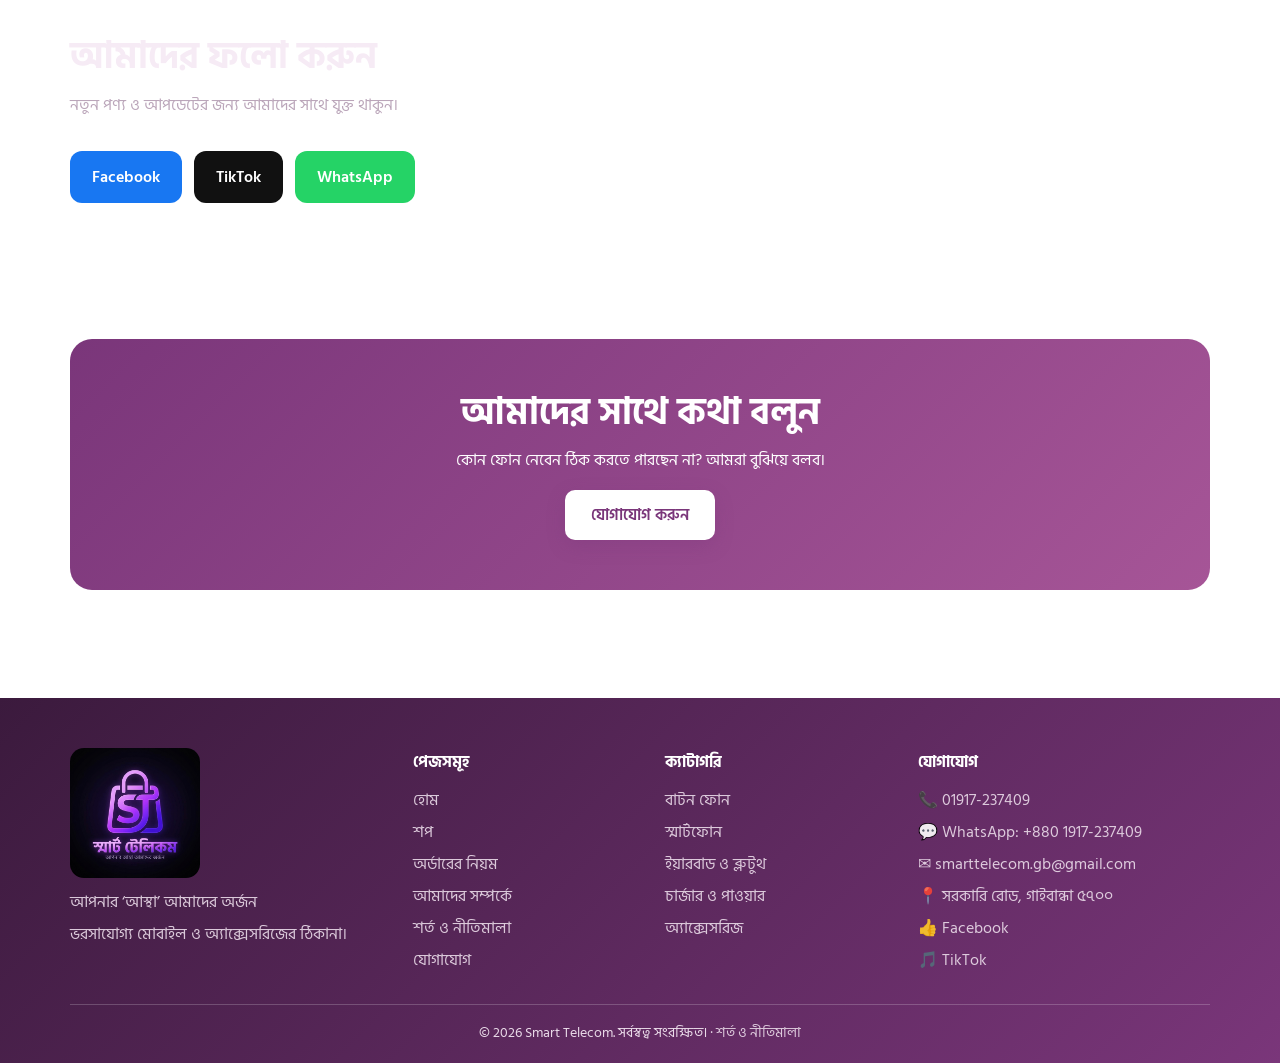
<file: about.html>
<!DOCTYPE html>
<html lang="bn" data-theme="dark">
<head>
<meta charset="UTF-8"><meta name="viewport" content="width=device-width, initial-scale=1">
<title>আমাদের সম্পর্কে | Smart Telecom, গাইবান্ধা</title>
<meta name="description" content="Smart Telecom-এর গল্প, লক্ষ্য ও মূল্যবোধ। গাইবান্ধা থেকে সারা বাংলাদেশে ভরসাযোগ্য মোবাইল ও অ্যাক্সেসরিজ।">
<link rel="icon" href="assets/favicon.jpg">
<link href="https://fonts.googleapis.com/css2?family=Hind+Siliguri:wght@400;500;600;700&family=Poppins:wght@400;600&display=swap" rel="stylesheet">
<link rel="stylesheet" href="css/style.css">
</head>
<body>
<div id="hdr"></div>
<main>
<section class="ph"><div class="wrap">
  <h1><span class="bn">আস্থার ওপর দাঁড়িয়ে আমাদের পথচলা</span><span class="en">Built on trust</span></h1>
  <p><span class="bn">Smart Telecom—গাইবান্ধার সরকারি রোড থেকে সারা দেশের মানুষের হাতে ভরসাযোগ্য মোবাইল।</span><span class="en">Smart Telecom—trusted mobiles from Sarkular Road, Gaibandha to people across the country.</span></p>
</div></section>

<section><div class="wrap two">
  <div><h2><span class="bn">আমরা কারা</span><span class="en">Who we are</span></h2>
  <p class="sub"><span class="bn">Smart Telecom একটি মোবাইল ও টেক অ্যাক্সেসরিজের অনলাইন শপ। আমরা বাটন ফোন, স্মার্টফোন, ইয়ারবাড, ব্লুটুথ, চার্জার, পাওয়ার ব্যাংক এবং ফোনের নানা অ্যাক্সেসরিজ বিক্রি করি। আমাদের স্লোগান “আপনার ‘আস্থা’ আমাদের অর্জন” শুধু কথা নয়—প্রতিটি অর্ডারে সৎ তথ্য, কল করে নিশ্চিত করা এবং হাতে পেয়ে টাকা দেওয়ার সুযোগ দিয়ে আমরা সেই আস্থা অর্জনের চেষ্টা করি।</span><span class="en">Smart Telecom is an online shop for mobiles and tech accessories: button phones, smartphones, earbuds, Bluetooth gear, chargers, power banks and phone accessories. Our slogan, “Your ‘Trust’ Is Our Achievement,” isn't just words—honest information, confirmation calls and pay-on-delivery are how we try to earn it with every order.</span></p></div>
  <img src="assets/logo.jpg" alt="Smart Telecom logo" style="border-radius:24px;max-width:360px;margin:auto">
</div></section>

<section><div class="wrap">
  <h2><span class="bn">আমাদের লক্ষ্য ও প্রতিশ্রুতি</span><span class="en">Our mission &amp; promise</span></h2>
  <div class="cols" style="margin-top:22px">
    <div class="box"><div class="e">🎯</div><h3><span class="bn">লক্ষ্য</span><span class="en">Mission</span></h3><p><span class="bn">সবার বাজেটে সঠিক মোবাইল খুঁজে পাওয়াকে সহজ করা—শহর কিংবা গ্রাম, সবখানে।</span><span class="en">Make it easy for everyone to find the right mobile at their budget—city or village.</span></p></div>
    <div class="box"><div class="e">🔭</div><h3><span class="bn">স্বপ্ন</span><span class="en">Vision</span></h3><p><span class="bn">বাংলাদেশের সবচেয়ে বিশ্বস্ত মোবাইল শপগুলোর একটি হয়ে ওঠা।</span><span class="en">To become one of Bangladesh's most trusted mobile shops.</span></p></div>
    <div class="box"><div class="e">🤝</div><h3><span class="bn">প্রতিশ্রুতি</span><span class="en">Promise</span></h3><p><span class="bn">যা দেখাই তা-ই পাঠাই। না বুঝে কিছু বিক্রি করি না।</span><span class="en">We ship what we show. We never sell what you don't understand.</span></p></div>
  </div>
</div></section>

<section><div class="wrap">
  <h2><span class="bn">যে মূল্যবোধ আমরা মানি</span><span class="en">Values we live by</span></h2>
  <div class="cols" style="margin-top:22px">
    <div class="box"><h3><span class="bn">সততা</span><span class="en">Honesty</span></h3><p><span class="bn">পণ্যের ভালো-মন্দ দুটোই খোলাখুলি বলি।</span><span class="en">We share a product's strengths and limits openly.</span></p></div>
    <div class="box"><h3><span class="bn">স্বচ্ছতা</span><span class="en">Transparency</span></h3><p><span class="bn">দাম ও ডেলিভারি চার্জ আগেই জানাই—লুকানো খরচ নেই।</span><span class="en">Price and delivery charge are stated up front—no hidden costs.</span></p></div>
    <div class="box"><h3><span class="bn">দায়িত্ব</span><span class="en">Responsibility</span></h3><p><span class="bn">বিক্রির পরেও যোগাযোগ রাখি, সমস্যা হলে পাশে থাকি।</span><span class="en">We stay in touch after the sale and help when things go wrong.</span></p></div>
    <div class="box"><h3><span class="bn">সম্মান</span><span class="en">Respect</span></h3><p><span class="bn">প্রতিটি ক্রেতার সময় ও সিদ্ধান্তকে গুরুত্ব দিই।</span><span class="en">We value every customer's time and decision.</span></p></div>
  </div>
  <div class="stats"><div><b>28+</b><span class="bn">ব্র্যান্ড</span><span class="en">Brands</span></div><div><b>5</b><span class="bn">ক্যাটাগরি</span><span class="en">Categories</span></div><div><b>0৳</b><span class="bn">অগ্রিম (ক্যাশ অন ডেলিভারি)</span><span class="en">Advance (cash on delivery)</span></div></div>
</div></section>

<section><div class="wrap"><div class="pledge">
  <h2><span class="bn">আমাদের সততার অঙ্গীকার</span><span class="en">Our pledge of honesty</span></h2>
  <p class="sub" style="max-width:none"><span class="bn">অনেক সততা ও গর্বের সাথে আমরা ক্রেতার আস্থা অর্জন করে চলেছি। আমাদের ব্যবসার পরিকল্পনা পরিষ্কার—সততার সাথে কাজ করা, সবাইকে ভালো সার্ভিস দেওয়া এবং স্বল্প লাভে বেশি বিক্রি করা। আমরা শর্টকাট, ধোঁকা আর স্প্যামের মতো কাজ থেকে সম্পূর্ণ দূরে থাকি। কারণ আমরা বিশ্বাস করি, একবার আস্থা হারালে তা ফেরানো কঠিন; আর আস্থা ধরে রাখলে ব্যবসা নিজেই এগিয়ে যায়।</span><span class="en">With honesty and pride we keep earning our customers' trust. Our plan is clear: work honestly, serve everyone well, and sell more at a small margin. We stay far away from shortcuts, deception and spam, because trust once lost is hard to win back—and trust kept grows the business by itself.</span></p>
</div></div></section>

<section><div class="wrap">
  <h2><span class="bn">আমাদের কাজের ধরন</span><span class="en">How we work</span></h2>
  <div class="cols" style="margin-top:22px">
    <div class="box"><h3><span class="bn">১. যাচাই</span><span class="en">1. Verify</span></h3><p><span class="bn">পণ্য সংগ্রহ ও পাঠানোর আগে মডেল, প্যাকেজিং ও কার্যকারিতা দেখে নিই।</span><span class="en">We check model, packaging and function before dispatch.</span></p></div>
    <div class="box"><h3><span class="bn">২. স্বচ্ছতা</span><span class="en">2. Be transparent</span></h3><p><span class="bn">দাম, ডেলিভারি চার্জ ও ওয়ারেন্টির কথা আগেই জানাই।</span><span class="en">We state price, delivery charge and warranty up front.</span></p></div>
    <div class="box"><h3><span class="bn">৩. সময়মতো ডেলিভারি</span><span class="en">3. Deliver on time</span></h3><p><span class="bn">কনফার্মেশনের পর দ্রুত কুরিয়ারে পাঠিয়ে ট্র্যাক রাখি।</span><span class="en">After confirmation we ship quickly and keep track.</span></p></div>
    <div class="box"><h3><span class="bn">৪. পাশে থাকা</span><span class="en">4. Stay by your side</span></h3><p><span class="bn">বিক্রির পরেও ক্রেতার সমস্যা শুনি ও সমাধানের চেষ্টা করি।</span><span class="en">We listen and help even after the sale.</span></p></div>
  </div>
</div></section>

<section><div class="wrap">
  <h2><span class="bn">আমাদের টিম</span><span class="en">Meet our team</span></h2>
  <p class="sub"><span class="bn">যাঁদের পরিশ্রমে আপনার অর্ডার নিরাপদে আপনার কাছে পৌঁছায়।</span><span class="en">The people who make sure your order reaches you safely.</span></p>
  <div class="team" id="team"></div>
</div></section>

<section><div class="wrap">
  <h2><span class="bn">আমাদের ফলো করুন</span><span class="en">Follow us</span></h2>
  <p class="sub"><span class="bn">নতুন পণ্য ও আপডেটের জন্য আমাদের সাথে যুক্ত থাকুন।</span><span class="en">Stay connected for new products and updates.</span></p>
  <div class="soc"><a class="fb" id="s1" target="_blank" rel="noopener">Facebook</a><a class="tt" id="s2" target="_blank" rel="noopener">TikTok</a><a class="wa" id="s3" target="_blank" rel="noopener">WhatsApp</a></div>
</div></section>
<section><div class="wrap"><div class="cta">
  <h2><span class="bn">আমাদের সাথে কথা বলুন</span><span class="en">Talk to us</span></h2>
  <p><span class="bn">কোন ফোন নেবেন ঠিক করতে পারছেন না? আমরা বুঝিয়ে বলব।</span><span class="en">Not sure which phone to get? We'll help you choose.</span></p>
  <a class="btn" href="contact.html"><span class="bn">যোগাযোগ করুন</span><span class="en">Contact us</span></a>
</div></div></section>
</main>
<div id="ftr"></div>
<script src="js/products.js"></script><script src="js/app.js"></script>
<script>$("#s1").href=SITE.facebook;$("#s2").href=SITE.tiktok;$("#s3").href="https://wa.me/"+SITE.whatsapp;
function team(){$("#team").innerHTML=TEAM.map(m=>`<div class="box tm">${m.img?`<img class="av" src="${m.img}" alt="${m.name[1]}">`:`<div class="av">${m.name[1][0]}</div>`}<h3>${L(m.name)}</h3><span class="rl">${m.role}</span><p>${L(m.bio)}</p></div>`).join("")}
team();$("#lang").addEventListener("click",team);</script>
</body></html>
</file>
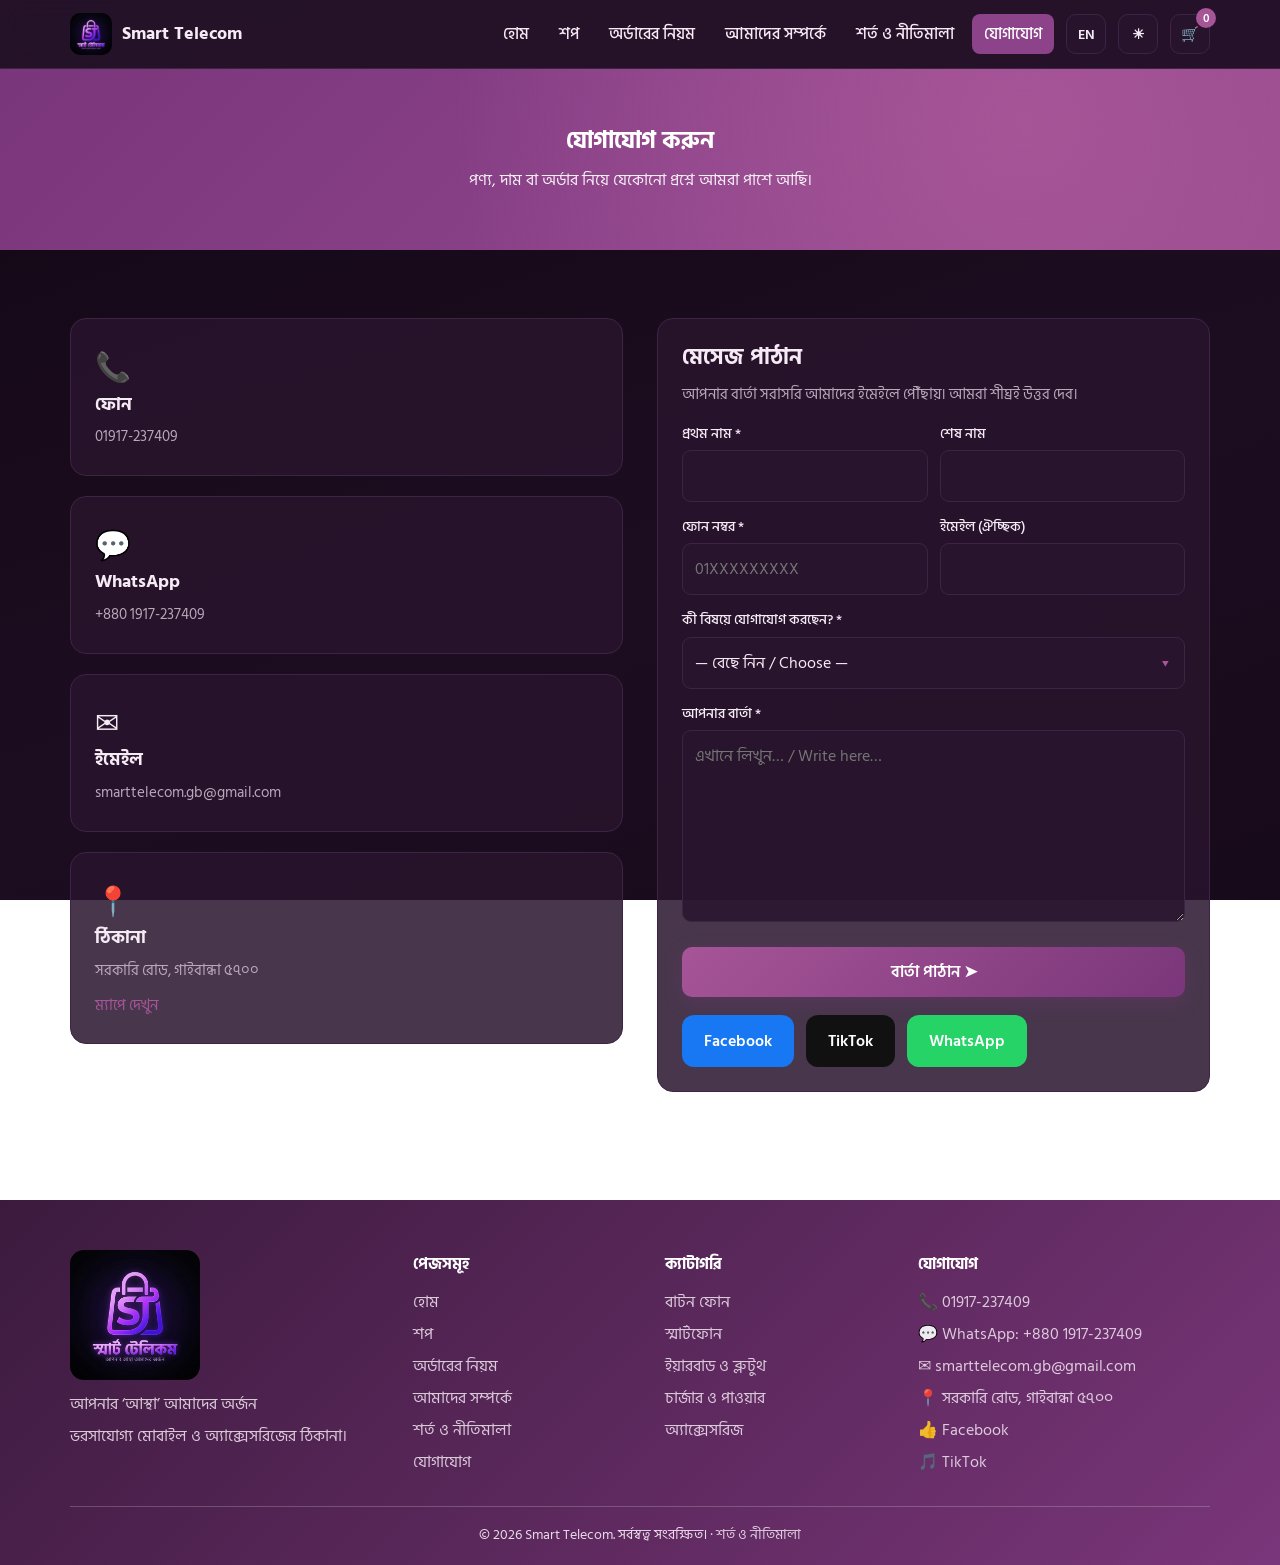
<file: contact.html>
<!DOCTYPE html>
<html lang="bn" data-theme="dark">
<head>
<meta charset="UTF-8"><meta name="viewport" content="width=device-width, initial-scale=1">
<title>যোগাযোগ | Smart Telecom, সরকারি রোড, গাইবান্ধা</title>
<meta name="description" content="Smart Telecom-এর ঠিকানা, ফোন, WhatsApp ও ইমেইল। সরকারি রোড, গাইবান্ধা ৫৭০০। ফোন: 01917-237409।">
<link rel="icon" href="assets/favicon.jpg">
<link href="https://fonts.googleapis.com/css2?family=Hind+Siliguri:wght@400;500;600;700&family=Poppins:wght@400;600&display=swap" rel="stylesheet">
<link rel="stylesheet" href="css/style.css">
</head>
<body>
<div id="hdr"></div>
<main>
<section class="ph"><div class="wrap">
  <h1><span class="bn">যোগাযোগ করুন</span><span class="en">Contact us</span></h1>
  <p><span class="bn">পণ্য, দাম বা অর্ডার নিয়ে যেকোনো প্রশ্নে আমরা পাশে আছি।</span><span class="en">Questions about products, prices or orders? We're here.</span></p>
</div></section>
<section><div class="wrap two" style="align-items:start">
  <div class="cols" style="grid-template-columns:1fr">
    <div class="box"><div class="e">📞</div><h3><span class="bn">ফোন</span><span class="en">Phone</span></h3><p><a id="c1" href="#"></a></p></div>
    <div class="box"><div class="e">💬</div><h3>WhatsApp</h3><p><a id="c2" href="#" target="_blank" rel="noopener">+880 1917-237409</a></p></div>
    <div class="box"><div class="e">✉</div><h3><span class="bn">ইমেইল</span><span class="en">Email</span></h3><p><a id="c3" href="#"></a></p></div>
    <div class="box"><div class="e">📍</div><h3><span class="bn">ঠিকানা</span><span class="en">Address</span></h3><p id="c4"></p><p style="margin-top:8px"><a style="color:var(--p1)" id="c5" target="_blank" rel="noopener" href="#"><span class="bn">ম্যাপে দেখুন</span><span class="en">View on map</span></a></p></div>
  </div>
  <div class="box">
    <h2 style="font-size:1.4rem"><span class="bn">মেসেজ পাঠান</span><span class="en">Send a message</span></h2>
    <p class="note"><span class="bn">আপনার বার্তা সরাসরি আমাদের ইমেইলে পৌঁছায়। আমরা শীঘ্রই উত্তর দেব।</span><span class="en">Your message reaches our inbox directly. We'll reply soon.</span></p>
    <form id="cf">
      <div class="g2"><div><label><span class="bn">প্রথম নাম *</span><span class="en">First name *</span></label><input name="first_name" required autocomplete="given-name"></div><div><label><span class="bn">শেষ নাম</span><span class="en">Last name</span></label><input name="last_name" autocomplete="family-name"></div></div>
      <div class="g2"><div><label><span class="bn">ফোন নম্বর *</span><span class="en">Phone *</span></label><input name="phone" required inputmode="tel" placeholder="01XXXXXXXXX"></div><div><label><span class="bn">ইমেইল (ঐচ্ছিক)</span><span class="en">Email (optional)</span></label><input type="email" name="email" autocomplete="email"></div></div>
      <div class="sel"><label><span class="bn">কী বিষয়ে যোগাযোগ করছেন? *</span><span class="en">What is this about? *</span></label>
      <select name="subject" required><option value="">— বেছে নিন / Choose —</option><option>পণ্য সম্পর্কে জানতে চাই / Product enquiry</option><option>দাম জানতে চাই / Price enquiry</option><option>অর্ডার সংক্রান্ত / About my order</option><option>ডেলিভারি সংক্রান্ত / Delivery</option><option>রিটার্ন বা অভিযোগ / Return or complaint</option><option>ওয়ারেন্টি / Warranty</option><option>অন্যান্য / Other</option></select></div>
      <label><span class="bn">আপনার বার্তা *</span><span class="en">Your message *</span></label><textarea name="message" rows="6" required placeholder="এখানে লিখুন… / Write here…"></textarea>
      <button class="btn" style="width:100%;margin-top:16px"><span class="bn">বার্তা পাঠান ➤</span><span class="en">Send message ➤</span></button>
      <p class="note" id="cmsg" role="status"></p>
    </form>
    <div class="soc" style="margin-top:18px"><a class="fb" id="s1" target="_blank" rel="noopener">Facebook</a><a class="tt" id="s2" target="_blank" rel="noopener">TikTok</a><a class="wa" id="s3" target="_blank" rel="noopener">WhatsApp</a></div>
  </div>
</div></section>
</main>
<div id="ftr"></div>
<script src="js/products.js"></script><script src="js/app.js"></script>
<script>
$("#c1").href="tel:"+SITE.phone;$("#c1").textContent=SITE.phone;
$("#c2").href="https://wa.me/"+SITE.whatsapp;
$("#c3").href="mailto:"+SITE.email;$("#c3").textContent=SITE.email;
$("#c4").innerHTML=T(SITE.address[0],SITE.address[1]);
$("#c5").href="https://www.google.com/maps/search/"+encodeURIComponent(SITE.address[1]);
$("#s1").href=SITE.facebook;$("#s2").href=SITE.tiktok;$("#s3").href="https://wa.me/"+SITE.whatsapp;
$("#cf").onsubmit=async e=>{e.preventDefault();const fd=new FormData(e.target);fd.append("_subject","নতুন মেসেজ – Smart Telecom: "+(fd.get("subject")||""));
 try{const r=await fetch(SITE.formspree,{method:"POST",body:fd,headers:{Accept:"application/json"}});if(!r.ok)throw 0;e.target.reset();$("#cmsg").textContent=lang=="bn"?"ধন্যবাদ! আমরা শীঘ্রই যোগাযোগ করব।":"Thank you! We'll get back to you soon."}
 catch(x){$("#cmsg").textContent=lang=="bn"?"পাঠানো যায়নি। সরাসরি কল করুন।":"Couldn't send. Please call us."}};
</script>
</body></html>
</file>
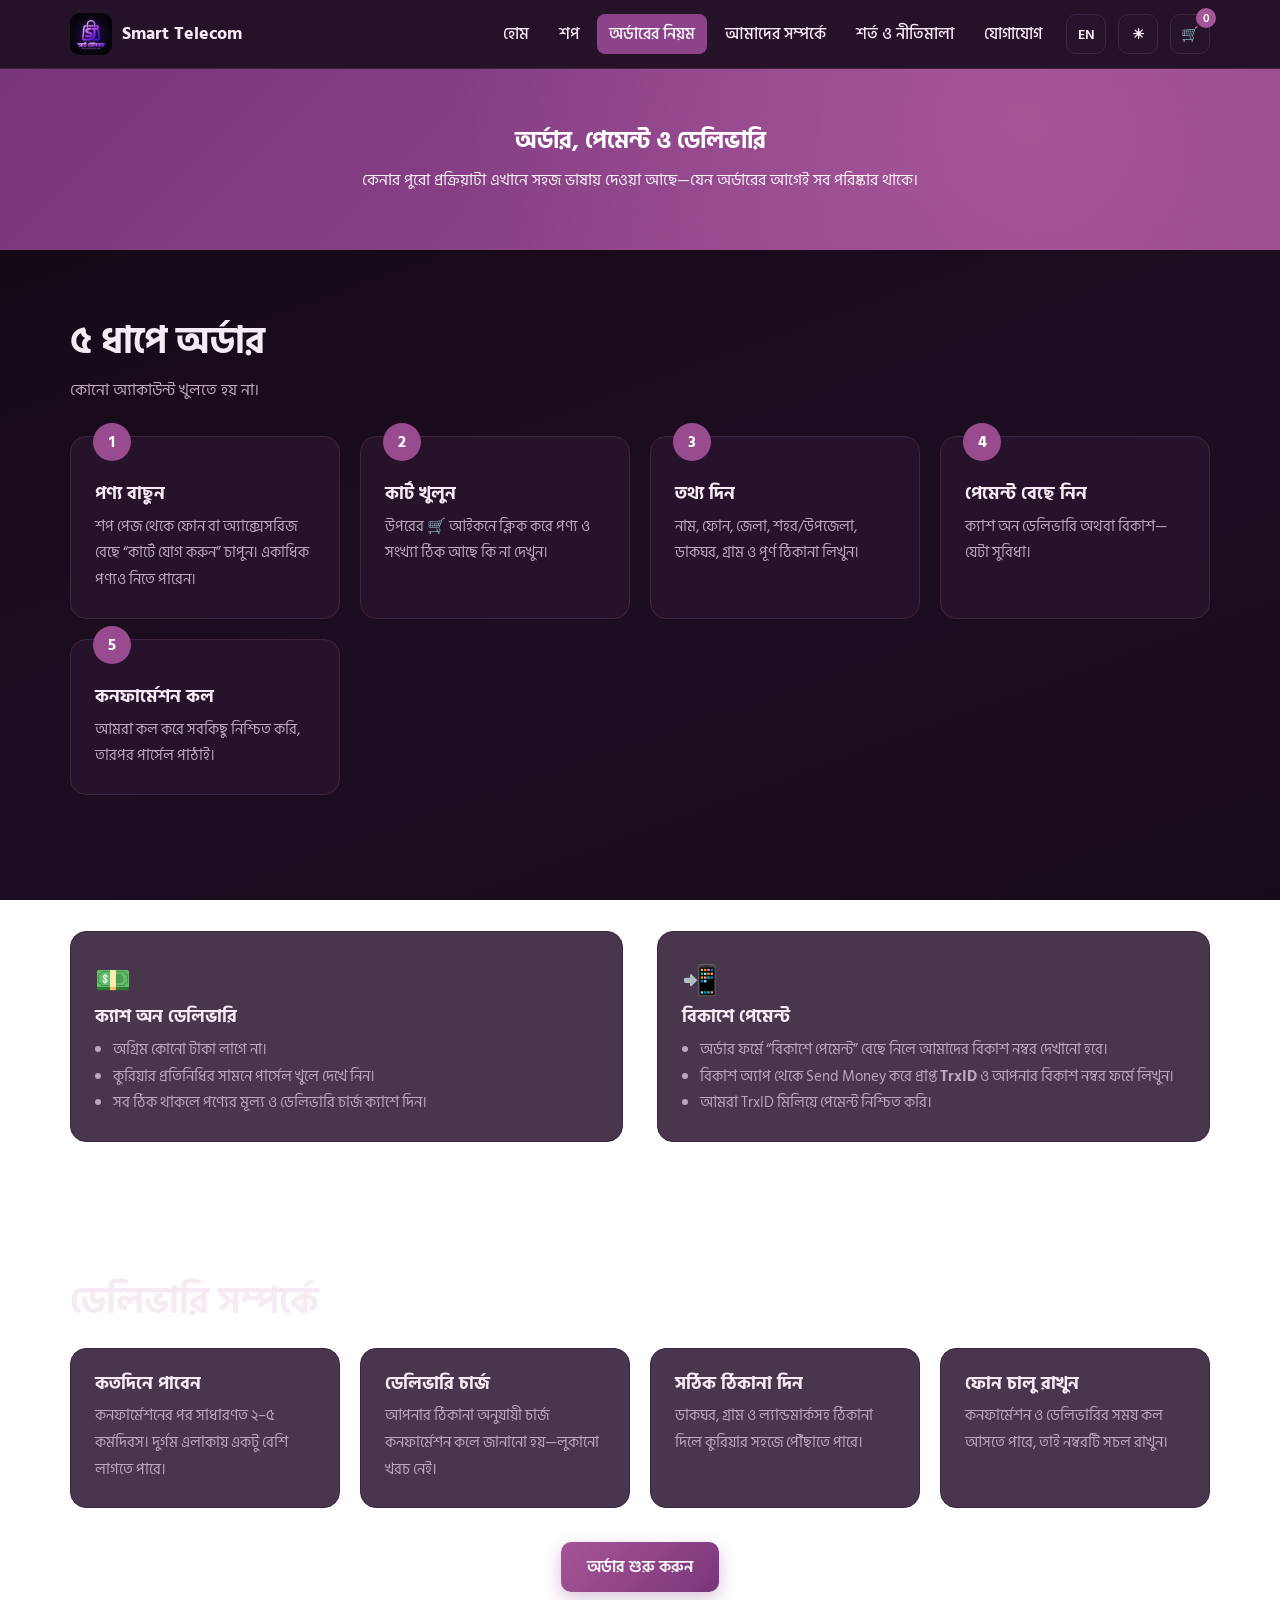
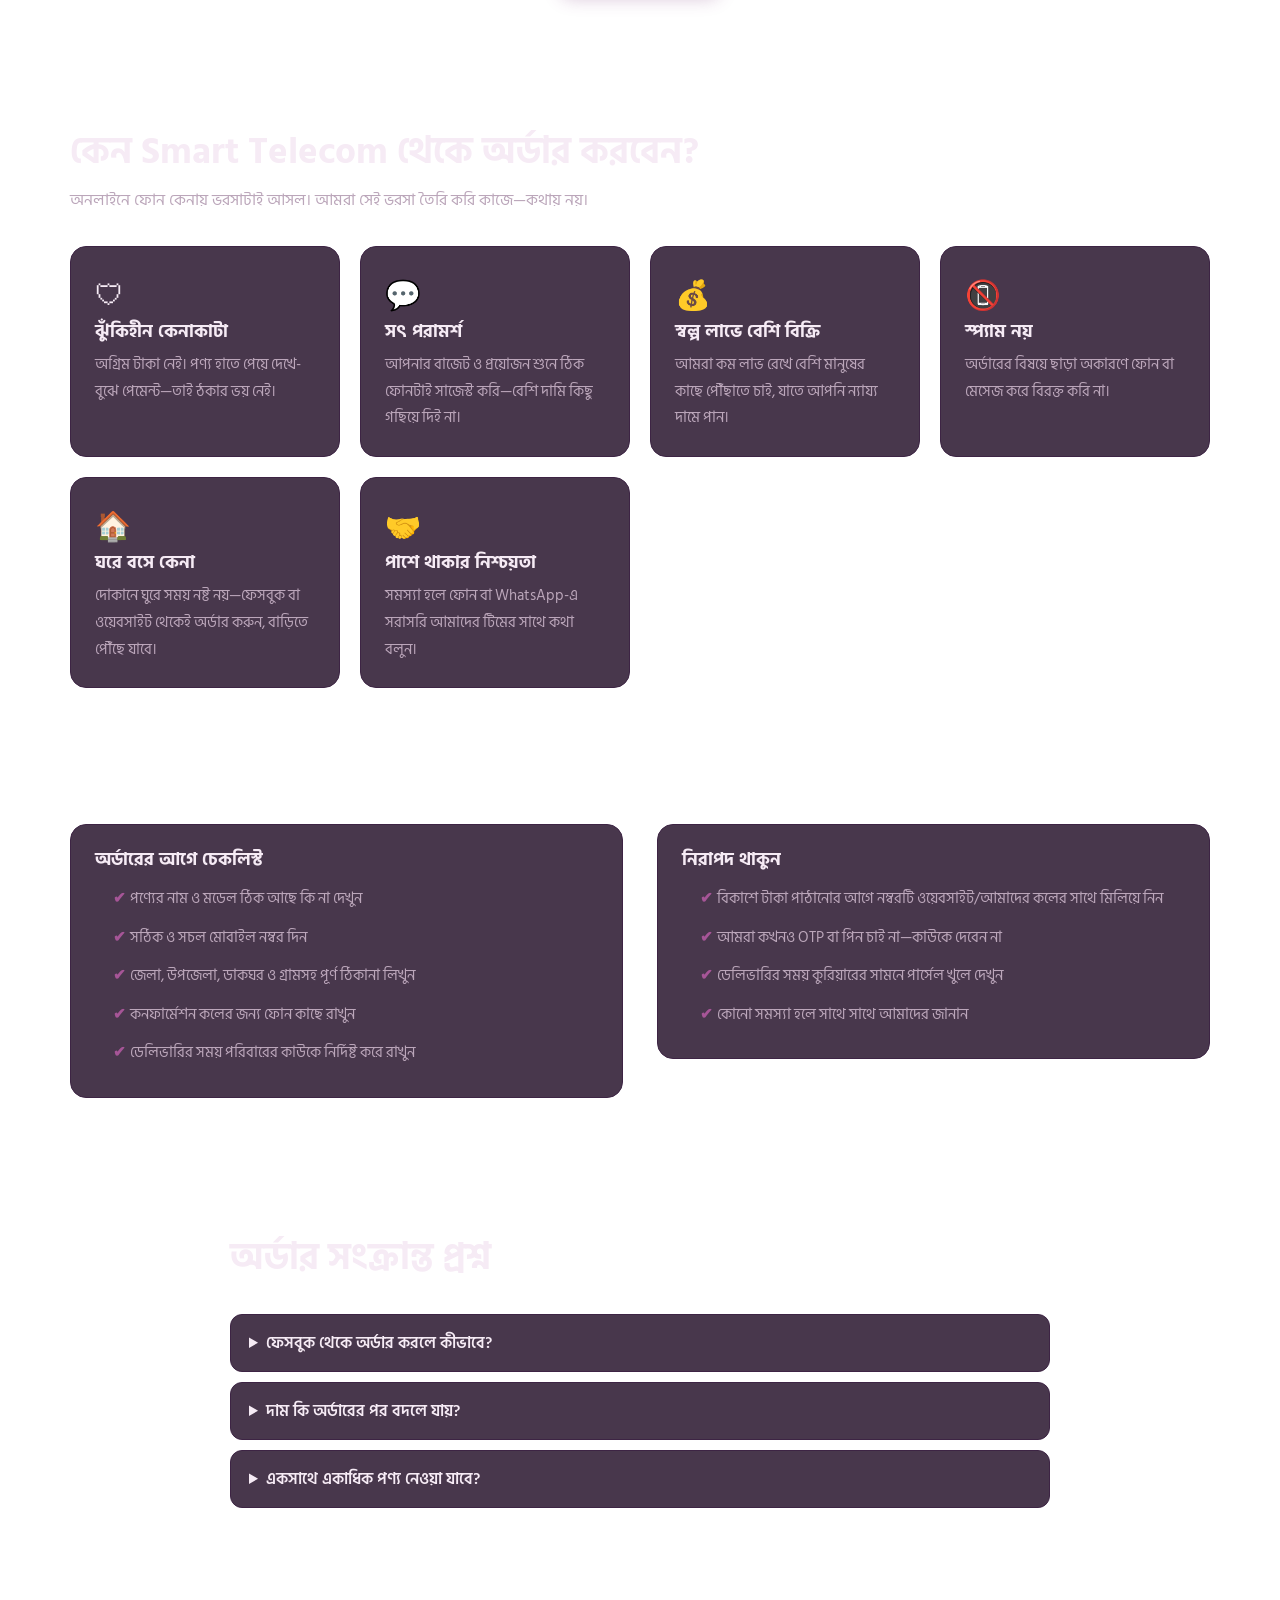
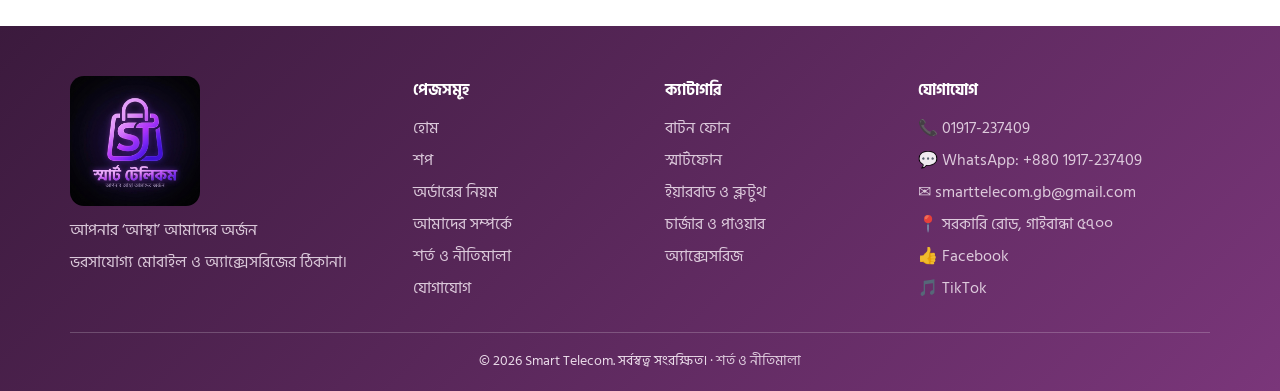
<file: how-to-order.html>
<!DOCTYPE html>
<html lang="bn" data-theme="dark">
<head>
<meta charset="UTF-8"><meta name="viewport" content="width=device-width, initial-scale=1">
<title>অর্ডারের নিয়ম, ডেলিভারি ও পেমেন্ট | Smart Telecom</title>
<meta name="description" content="Smart Telecom-এ কীভাবে অর্ডার করবেন, ক্যাশ অন ডেলিভারি ও বিকাশ পেমেন্ট কীভাবে কাজ করে এবং ডেলিভারি সম্পর্কে সব তথ্য।">
<link rel="icon" href="assets/favicon.jpg">
<link href="https://fonts.googleapis.com/css2?family=Hind+Siliguri:wght@400;500;600;700&family=Poppins:wght@400;600&display=swap" rel="stylesheet">
<link rel="stylesheet" href="css/style.css">
</head>
<body>
<div id="hdr"></div>
<main>
<section class="ph"><div class="wrap">
  <h1><span class="bn">অর্ডার, পেমেন্ট ও ডেলিভারি</span><span class="en">Ordering, payment &amp; delivery</span></h1>
  <p><span class="bn">কেনার পুরো প্রক্রিয়াটা এখানে সহজ ভাষায় দেওয়া আছে—যেন অর্ডারের আগেই সব পরিষ্কার থাকে।</span><span class="en">The whole buying process in plain words, so everything is clear before you order.</span></p>
</div></section>

<section><div class="wrap">
  <h2><span class="bn">৫ ধাপে অর্ডার</span><span class="en">Order in 5 steps</span></h2>
  <p class="sub"><span class="bn">কোনো অ্যাকাউন্ট খুলতে হয় না।</span><span class="en">No account needed.</span></p>
  <div class="cols steps">
    <div class="box"><h3><span class="bn">পণ্য বাছুন</span><span class="en">Choose</span></h3><p><span class="bn">শপ পেজ থেকে ফোন বা অ্যাক্সেসরিজ বেছে “কার্টে যোগ করুন” চাপুন। একাধিক পণ্যও নিতে পারেন।</span><span class="en">Browse the shop and tap “Add to cart”. You can add several items.</span></p></div>
    <div class="box"><h3><span class="bn">কার্ট খুলুন</span><span class="en">Open cart</span></h3><p><span class="bn">উপরের 🛒 আইকনে ক্লিক করে পণ্য ও সংখ্যা ঠিক আছে কি না দেখুন।</span><span class="en">Click the 🛒 icon and check items and quantities.</span></p></div>
    <div class="box"><h3><span class="bn">তথ্য দিন</span><span class="en">Enter details</span></h3><p><span class="bn">নাম, ফোন, জেলা, শহর/উপজেলা, ডাকঘর, গ্রাম ও পূর্ণ ঠিকানা লিখুন।</span><span class="en">Fill in name, phone, district, city, post office, village and full address.</span></p></div>
    <div class="box"><h3><span class="bn">পেমেন্ট বেছে নিন</span><span class="en">Pick payment</span></h3><p><span class="bn">ক্যাশ অন ডেলিভারি অথবা বিকাশ—যেটা সুবিধা।</span><span class="en">Cash on delivery or bKash—whichever suits you.</span></p></div>
    <div class="box"><h3><span class="bn">কনফার্মেশন কল</span><span class="en">Confirmation call</span></h3><p><span class="bn">আমরা কল করে সবকিছু নিশ্চিত করি, তারপর পার্সেল পাঠাই।</span><span class="en">We call to confirm everything, then ship your parcel.</span></p></div>
  </div>
</div></section>

<section><div class="wrap two">
  <div class="box"><div class="e">💵</div><h3><span class="bn">ক্যাশ অন ডেলিভারি</span><span class="en">Cash on delivery</span></h3>
    <ul><li><span class="bn">অগ্রিম কোনো টাকা লাগে না।</span><span class="en">No advance payment.</span></li><li><span class="bn">কুরিয়ার প্রতিনিধির সামনে পার্সেল খুলে দেখে নিন।</span><span class="en">Check the parcel in front of the courier.</span></li><li><span class="bn">সব ঠিক থাকলে পণ্যের মূল্য ও ডেলিভারি চার্জ ক্যাশে দিন।</span><span class="en">If all is well, pay the price and delivery charge in cash.</span></li></ul></div>
  <div class="box"><div class="e">📲</div><h3><span class="bn">বিকাশে পেমেন্ট</span><span class="en">Pay via bKash</span></h3>
    <ul><li><span class="bn">অর্ডার ফর্মে “বিকাশে পেমেন্ট” বেছে নিলে আমাদের বিকাশ নম্বর দেখানো হবে।</span><span class="en">Choose “Pay via bKash” in the order form to see our bKash number.</span></li><li><span class="bn">বিকাশ অ্যাপ থেকে Send Money করে প্রাপ্ত <b>TrxID</b> ও আপনার বিকাশ নম্বর ফর্মে লিখুন।</span><span class="en">Send money from the bKash app, then enter the <b>TrxID</b> and your bKash number in the form.</span></li><li><span class="bn">আমরা TrxID মিলিয়ে পেমেন্ট নিশ্চিত করি।</span><span class="en">We verify the TrxID to confirm your payment.</span></li></ul></div>
</div></section>

<section><div class="wrap">
  <h2><span class="bn">ডেলিভারি সম্পর্কে</span><span class="en">About delivery</span></h2>
  <div class="cols" style="margin-top:22px">
    <div class="box"><h3><span class="bn">কতদিনে পাবেন</span><span class="en">Delivery time</span></h3><p><span class="bn">কনফার্মেশনের পর সাধারণত ২–৫ কর্মদিবস। দুর্গম এলাকায় একটু বেশি লাগতে পারে।</span><span class="en">Usually 2–5 working days after confirmation; remote areas may take longer.</span></p></div>
    <div class="box"><h3><span class="bn">ডেলিভারি চার্জ</span><span class="en">Delivery charge</span></h3><p><span class="bn">আপনার ঠিকানা অনুযায়ী চার্জ কনফার্মেশন কলে জানানো হয়—লুকানো খরচ নেই।</span><span class="en">The charge for your address is told on the call—no hidden costs.</span></p></div>
    <div class="box"><h3><span class="bn">সঠিক ঠিকানা দিন</span><span class="en">Give an exact address</span></h3><p><span class="bn">ডাকঘর, গ্রাম ও ল্যান্ডমার্কসহ ঠিকানা দিলে কুরিয়ার সহজে পৌঁছাতে পারে।</span><span class="en">Post office, village and landmark help the courier find you.</span></p></div>
    <div class="box"><h3><span class="bn">ফোন চালু রাখুন</span><span class="en">Keep your phone on</span></h3><p><span class="bn">কনফার্মেশন ও ডেলিভারির সময় কল আসতে পারে, তাই নম্বরটি সচল রাখুন।</span><span class="en">We and the courier may call, so keep your number active.</span></p></div>
  </div>
  <p style="text-align:center;margin-top:34px"><a class="btn" href="shop.html"><span class="bn">অর্ডার শুরু করুন</span><span class="en">Start ordering</span></a></p>
</div></section>
<section><div class="wrap">
  <h2><span class="bn">কেন Smart Telecom থেকে অর্ডার করবেন?</span><span class="en">Why order from Smart Telecom?</span></h2>
  <p class="sub"><span class="bn">অনলাইনে ফোন কেনায় ভরসাটাই আসল। আমরা সেই ভরসা তৈরি করি কাজে—কথায় নয়।</span><span class="en">Trust is everything when buying a phone online. We build it with actions, not words.</span></p>
  <div class="cols">
    <div class="box"><div class="e">🛡</div><h3><span class="bn">ঝুঁকিহীন কেনাকাটা</span><span class="en">Risk-free buying</span></h3><p><span class="bn">অগ্রিম টাকা নেই। পণ্য হাতে পেয়ে দেখে-বুঝে পেমেন্ট—তাই ঠকার ভয় নেই।</span><span class="en">No advance money. You pay after seeing the product, so there's no fear of being cheated.</span></p></div>
    <div class="box"><div class="e">💬</div><h3><span class="bn">সৎ পরামর্শ</span><span class="en">Honest advice</span></h3><p><span class="bn">আপনার বাজেট ও প্রয়োজন শুনে ঠিক ফোনটাই সাজেস্ট করি—বেশি দামি কিছু গছিয়ে দিই না।</span><span class="en">We suggest the right phone for your budget and needs—we never push something pricier.</span></p></div>
    <div class="box"><div class="e">💰</div><h3><span class="bn">স্বল্প লাভে বেশি বিক্রি</span><span class="en">Fair prices, high volume</span></h3><p><span class="bn">আমরা কম লাভ রেখে বেশি মানুষের কাছে পৌঁছাতে চাই, যাতে আপনি ন্যায্য দামে পান।</span><span class="en">We keep our margin small and reach more people, so you get a fair price.</span></p></div>
    <div class="box"><div class="e">📵</div><h3><span class="bn">স্প্যাম নয়</span><span class="en">No spam</span></h3><p><span class="bn">অর্ডারের বিষয়ে ছাড়া অকারণে ফোন বা মেসেজ করে বিরক্ত করি না।</span><span class="en">We don't bother you with calls or messages except about your order.</span></p></div>
    <div class="box"><div class="e">🏠</div><h3><span class="bn">ঘরে বসে কেনা</span><span class="en">Shop from home</span></h3><p><span class="bn">দোকানে ঘুরে সময় নষ্ট নয়—ফেসবুক বা ওয়েবসাইট থেকেই অর্ডার করুন, বাড়িতে পৌঁছে যাবে।</span><span class="en">No running around shops—order from Facebook or the site and get it at home.</span></p></div>
    <div class="box"><div class="e">🤝</div><h3><span class="bn">পাশে থাকার নিশ্চয়তা</span><span class="en">Support you can count on</span></h3><p><span class="bn">সমস্যা হলে ফোন বা WhatsApp-এ সরাসরি আমাদের টিমের সাথে কথা বলুন।</span><span class="en">If something's wrong, talk to our team directly by phone or WhatsApp.</span></p></div>
  </div>
</div></section>

<section><div class="wrap two" style="align-items:start">
  <div class="box"><h3><span class="bn">অর্ডারের আগে চেকলিস্ট</span><span class="en">Pre-order checklist</span></h3><ul class="tick"><li><span class="bn">পণ্যের নাম ও মডেল ঠিক আছে কি না দেখুন</span><span class="en">Check the product name and model</span></li><li><span class="bn">সঠিক ও সচল মোবাইল নম্বর দিন</span><span class="en">Give a correct, active mobile number</span></li><li><span class="bn">জেলা, উপজেলা, ডাকঘর ও গ্রামসহ পূর্ণ ঠিকানা লিখুন</span><span class="en">Write the full address with district, upazila, post office and village</span></li><li><span class="bn">কনফার্মেশন কলের জন্য ফোন কাছে রাখুন</span><span class="en">Keep your phone handy for the confirmation call</span></li><li><span class="bn">ডেলিভারির সময় পরিবারের কাউকে নির্দিষ্ট করে রাখুন</span><span class="en">Have someone available at delivery time</span></li></ul></div>
  <div class="box"><h3><span class="bn">নিরাপদ থাকুন</span><span class="en">Stay safe</span></h3><ul class="tick"><li><span class="bn">বিকাশে টাকা পাঠানোর আগে নম্বরটি ওয়েবসাইট/আমাদের কলের সাথে মিলিয়ে নিন</span><span class="en">Match the bKash number with our site or call before sending</span></li><li><span class="bn">আমরা কখনও OTP বা পিন চাই না—কাউকে দেবেন না</span><span class="en">We never ask for OTP or PIN—never share them</span></li><li><span class="bn">ডেলিভারির সময় কুরিয়ারের সামনে পার্সেল খুলে দেখুন</span><span class="en">Open the parcel in front of the courier</span></li><li><span class="bn">কোনো সমস্যা হলে সাথে সাথে আমাদের জানান</span><span class="en">Tell us immediately if anything is wrong</span></li></ul></div>
</div></section>

<section><div class="wrap doc">
  <h2><span class="bn">অর্ডার সংক্রান্ত প্রশ্ন</span><span class="en">Order FAQ</span></h2><p class="sub"></p>
  <details><summary><span class="bn">ফেসবুক থেকে অর্ডার করলে কীভাবে?</span><span class="en">Ordering from Facebook?</span></summary><p><span class="bn">ফেসবুকের পোস্টের লিংকে ক্লিক করে সরাসরি পণ্যের পেজে আসুন, কার্টে যোগ করে ফর্ম পূরণ করুন। চাইলে আমাদের WhatsApp-এ মেসেজও দিতে পারেন।</span><span class="en">Click the link in our Facebook post to reach the product page, add to cart and fill the form—or message us on WhatsApp.</span></p></details>
  <details><summary><span class="bn">দাম কি অর্ডারের পর বদলে যায়?</span><span class="en">Can the price change after I order?</span></summary><p><span class="bn">বাজারদর বদলালে কনফার্মেশন কলে নতুন দাম জানিয়ে আপনার সম্মতি নেওয়া হয়। সম্মতি ছাড়া কিছু পাঠানো হয় না।</span><span class="en">If the market price changes we tell you on the call and ship only with your approval.</span></p></details>
  <details><summary><span class="bn">একসাথে একাধিক পণ্য নেওয়া যাবে?</span><span class="en">Can I order several items together?</span></summary><p><span class="bn">হ্যাঁ, কার্টে যত খুশি পণ্য যোগ করে একটি ফর্মেই অর্ডার দিন।</span><span class="en">Yes—add as many items as you like and order in one form.</span></p></details>
</div></section>
</main>
<div id="ftr"></div>
<script src="js/products.js"></script><script src="js/app.js"></script>
</body></html>
</file>
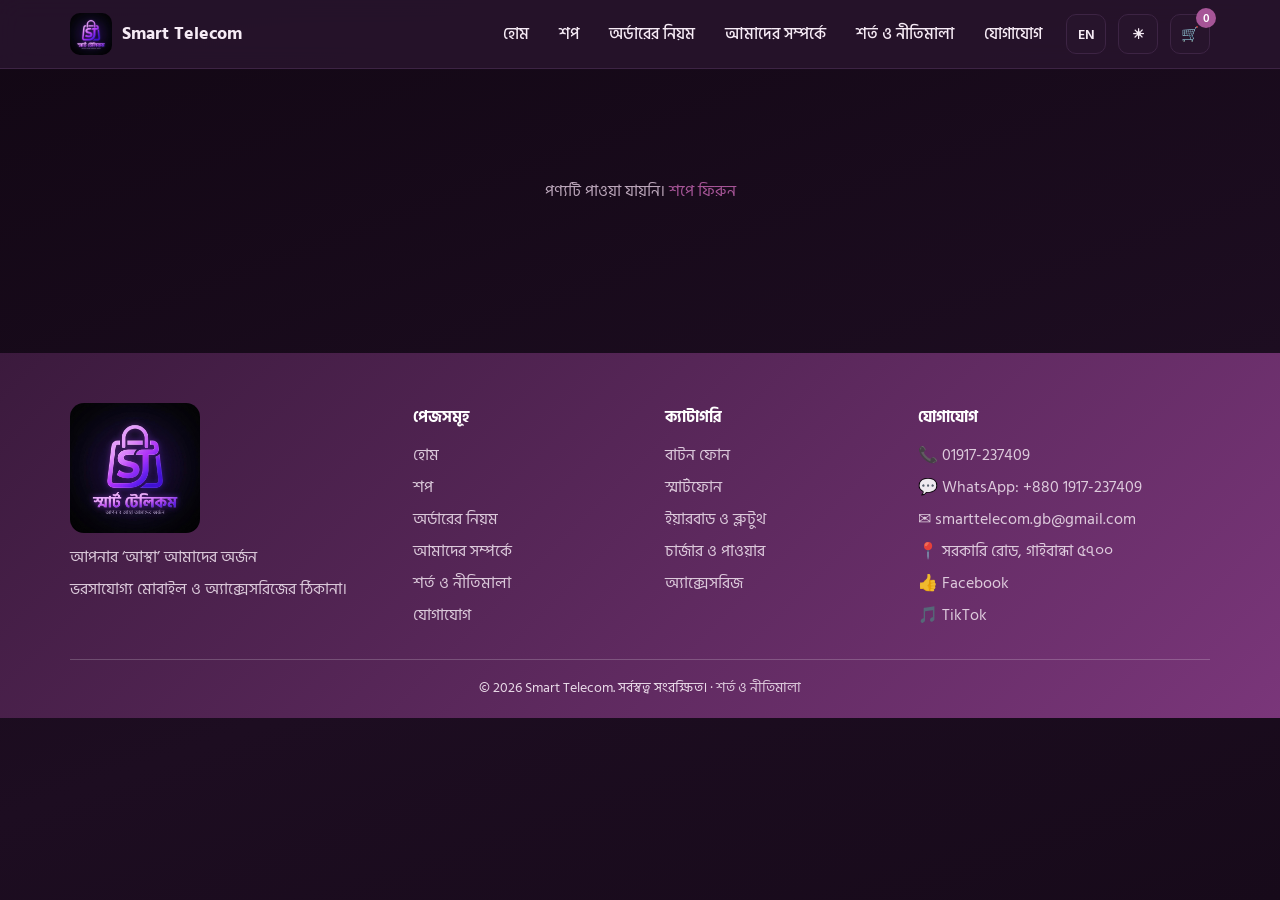
<file: product.html>
<!DOCTYPE html>
<html lang="bn" data-theme="dark">
<head>
<meta charset="UTF-8"><meta name="viewport" content="width=device-width, initial-scale=1">
<title>পণ্যের বিস্তারিত | Smart Telecom</title>
<meta name="description" content="Smart Telecom-এর পণ্যের বিস্তারিত: টাইটেল, দাম, ফিচার ও স্পেসিফিকেশন। ক্যাশ অন ডেলিভারি।">
<link rel="icon" href="assets/favicon.jpg">
<link href="https://fonts.googleapis.com/css2?family=Hind+Siliguri:wght@400;500;600;700&family=Poppins:wght@400;600&display=swap" rel="stylesheet">
<link rel="stylesheet" href="css/style.css">
</head>
<body>
<div id="hdr"></div>
<main><section id="pp"></section></main>
<div id="ftr"></div>
<script src="js/products.js"></script><script src="js/app.js"></script>
</body></html>
</file>
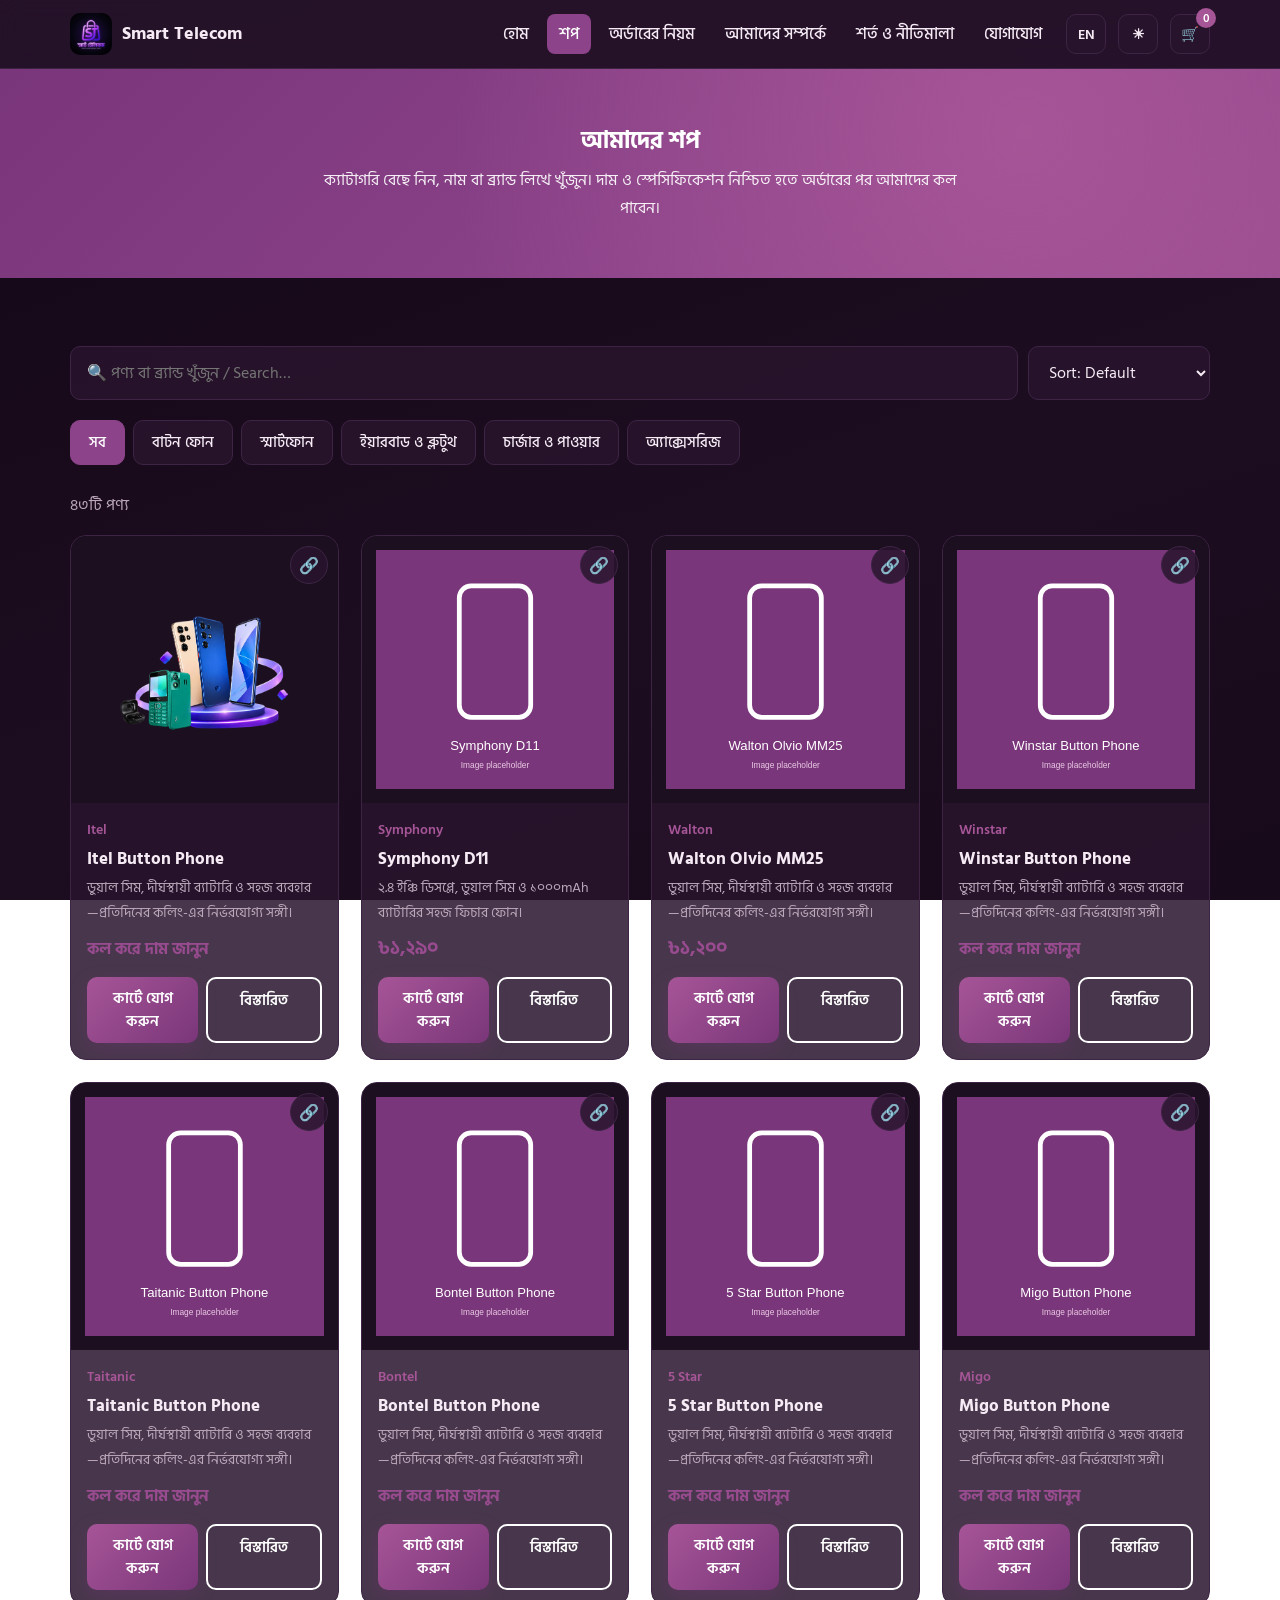
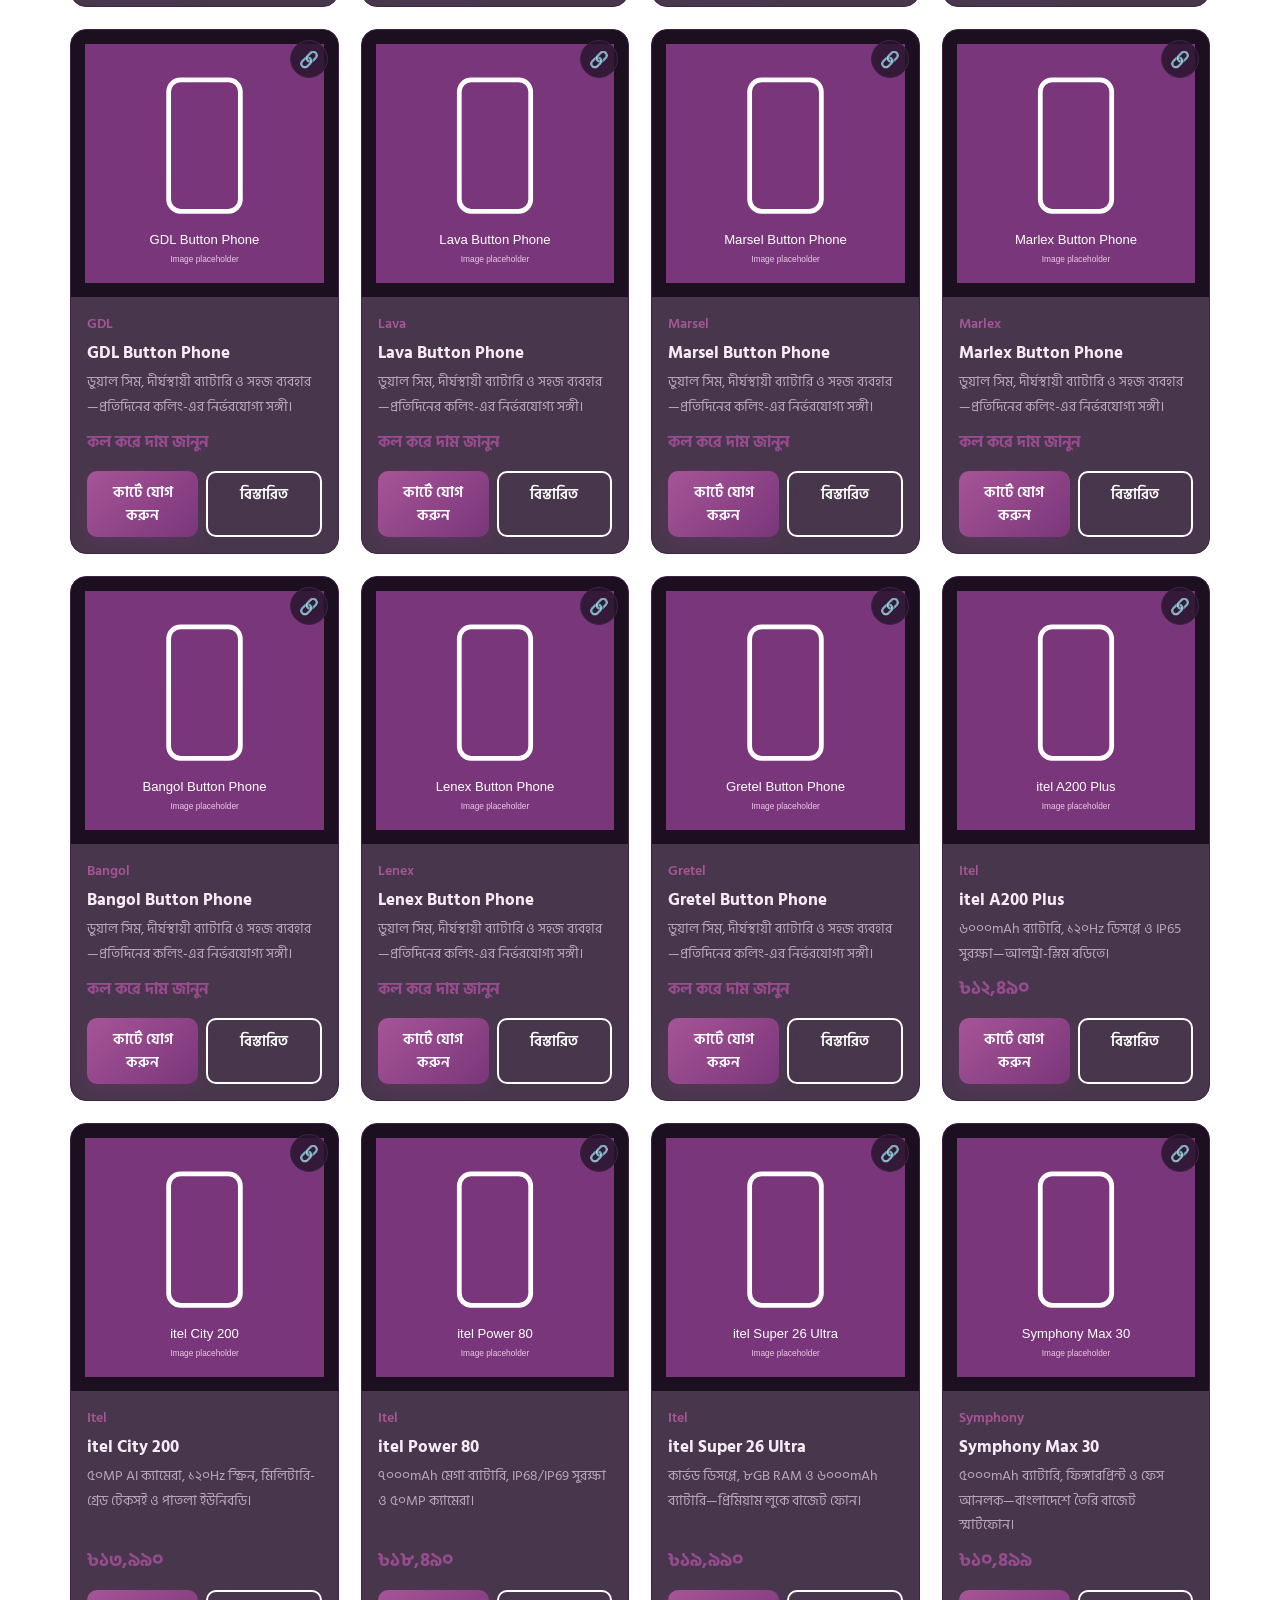
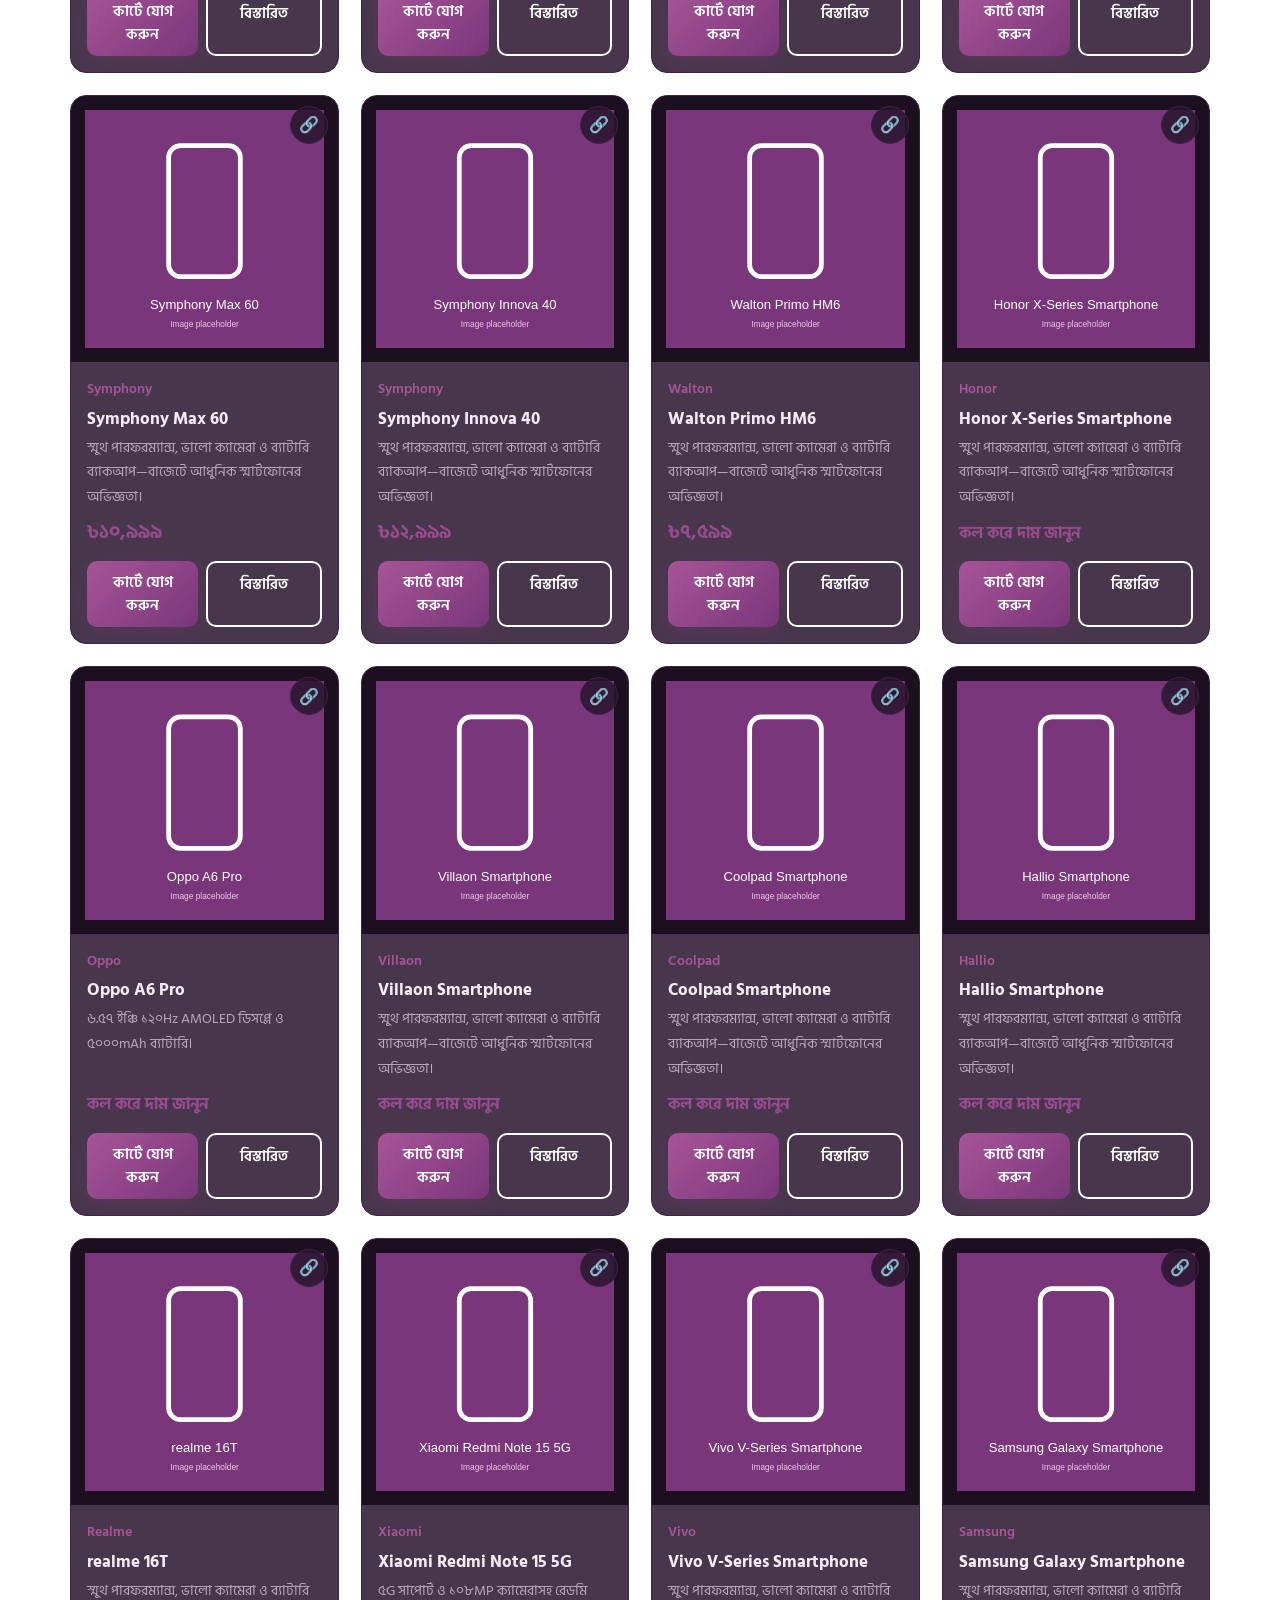
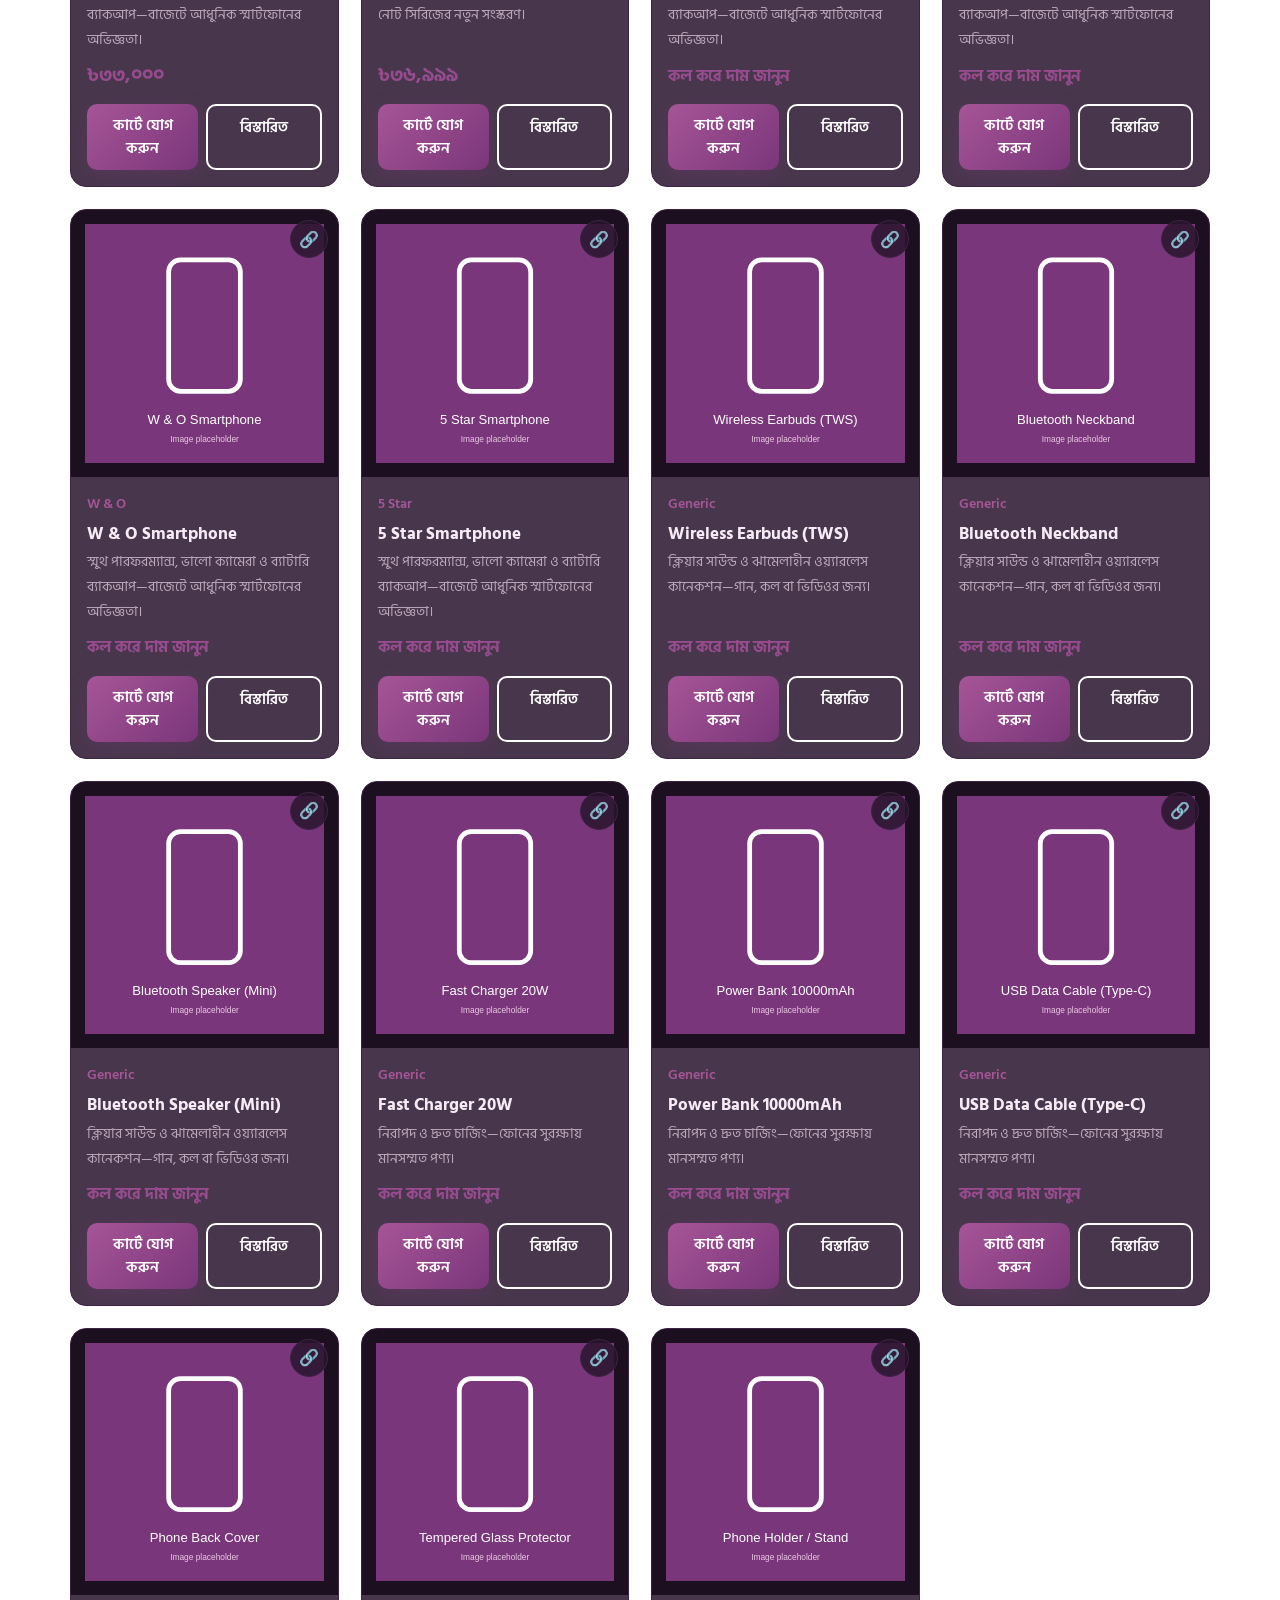
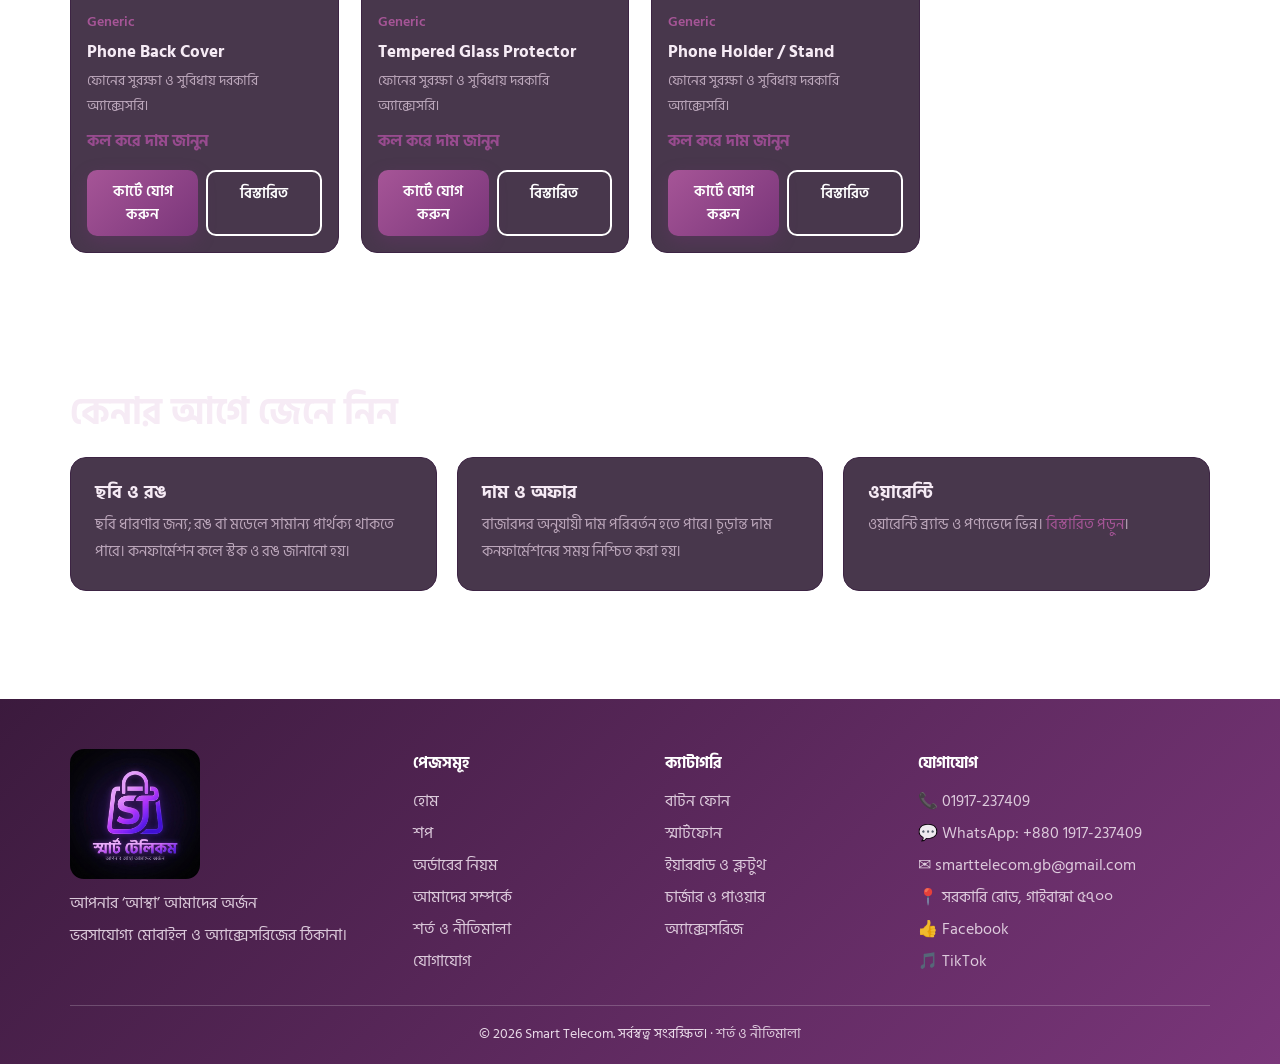
<file: shop.html>
<!DOCTYPE html>
<html lang="bn" data-theme="dark">
<head>
<meta charset="UTF-8"><meta name="viewport" content="width=device-width, initial-scale=1">
<title>শপ – বাটন ফোন, স্মার্টফোন, ইয়ারবাড ও অ্যাক্সেসরিজ | Smart Telecom</title>
<meta name="description" content="Smart Telecom শপ: Itel, Symphony, Walton, Realme, Samsung, Vivo সহ সব ব্র্যান্ডের বাটন ফোন, স্মার্টফোন, ইয়ারবাড, চার্জার ও অ্যাক্সেসরিজ—ক্যাশ অন ডেলিভারিতে।">
<link rel="icon" href="assets/favicon.jpg">
<link href="https://fonts.googleapis.com/css2?family=Hind+Siliguri:wght@400;500;600;700&family=Poppins:wght@400;600&display=swap" rel="stylesheet">
<link rel="stylesheet" href="css/style.css">
</head>
<body>
<div id="hdr"></div>
<main>
<section class="ph"><div class="wrap">
  <h1><span class="bn">আমাদের শপ</span><span class="en">Our Shop</span></h1>
  <p><span class="bn">ক্যাটাগরি বেছে নিন, নাম বা ব্র্যান্ড লিখে খুঁজুন। দাম ও স্পেসিফিকেশন নিশ্চিত হতে অর্ডারের পর আমাদের কল পাবেন।</span><span class="en">Pick a category or search by name or brand. We'll confirm price and specs on the call after you order.</span></p>
</div></section>
<section><div class="wrap">
  <div class="tools"><input id="q" type="search" placeholder="🔍 পণ্য বা ব্র্যান্ড খুঁজুন / Search…" aria-label="Search"><select id="sort" aria-label="Sort"><option value="">Sort: Default</option><option value="lo">Price: Low → High</option><option value="hi">Price: High → Low</option></select></div>
  <div class="cats" id="cats"></div>
  <p class="sub" id="cnt" style="margin-bottom:16px"></p>
  <div class="grid" id="grid"></div>
</div></section>
<section><div class="wrap">
  <h2><span class="bn">কেনার আগে জেনে নিন</span><span class="en">Before you buy</span></h2>
  <div class="cols" style="margin-top:20px">
    <div class="box"><h3><span class="bn">ছবি ও রঙ</span><span class="en">Images &amp; colours</span></h3><p><span class="bn">ছবি ধারণার জন্য; রঙ বা মডেলে সামান্য পার্থক্য থাকতে পারে। কনফার্মেশন কলে স্টক ও রঙ জানানো হয়।</span><span class="en">Images are indicative; colour or model may vary slightly. Stock and colour are confirmed on the call.</span></p></div>
    <div class="box"><h3><span class="bn">দাম ও অফার</span><span class="en">Price &amp; offers</span></h3><p><span class="bn">বাজারদর অনুযায়ী দাম পরিবর্তন হতে পারে। চূড়ান্ত দাম কনফার্মেশনের সময় নিশ্চিত করা হয়।</span><span class="en">Prices follow the market. The final price is confirmed during the call.</span></p></div>
    <div class="box"><h3><span class="bn">ওয়ারেন্টি</span><span class="en">Warranty</span></h3><p><span class="bn">ওয়ারেন্টি ব্র্যান্ড ও পণ্যভেদে ভিন্ন। <a href="terms.html" style="color:var(--p1)">বিস্তারিত পড়ুন</a>।</span><span class="en">Warranty varies by brand and product. <a href="terms.html" style="color:var(--p1)">Read details</a>.</span></p></div>
  </div>
</div></section>
</main>
<div id="ftr"></div>
<script src="js/products.js"></script><script src="js/app.js"></script>
</body></html>
</file>
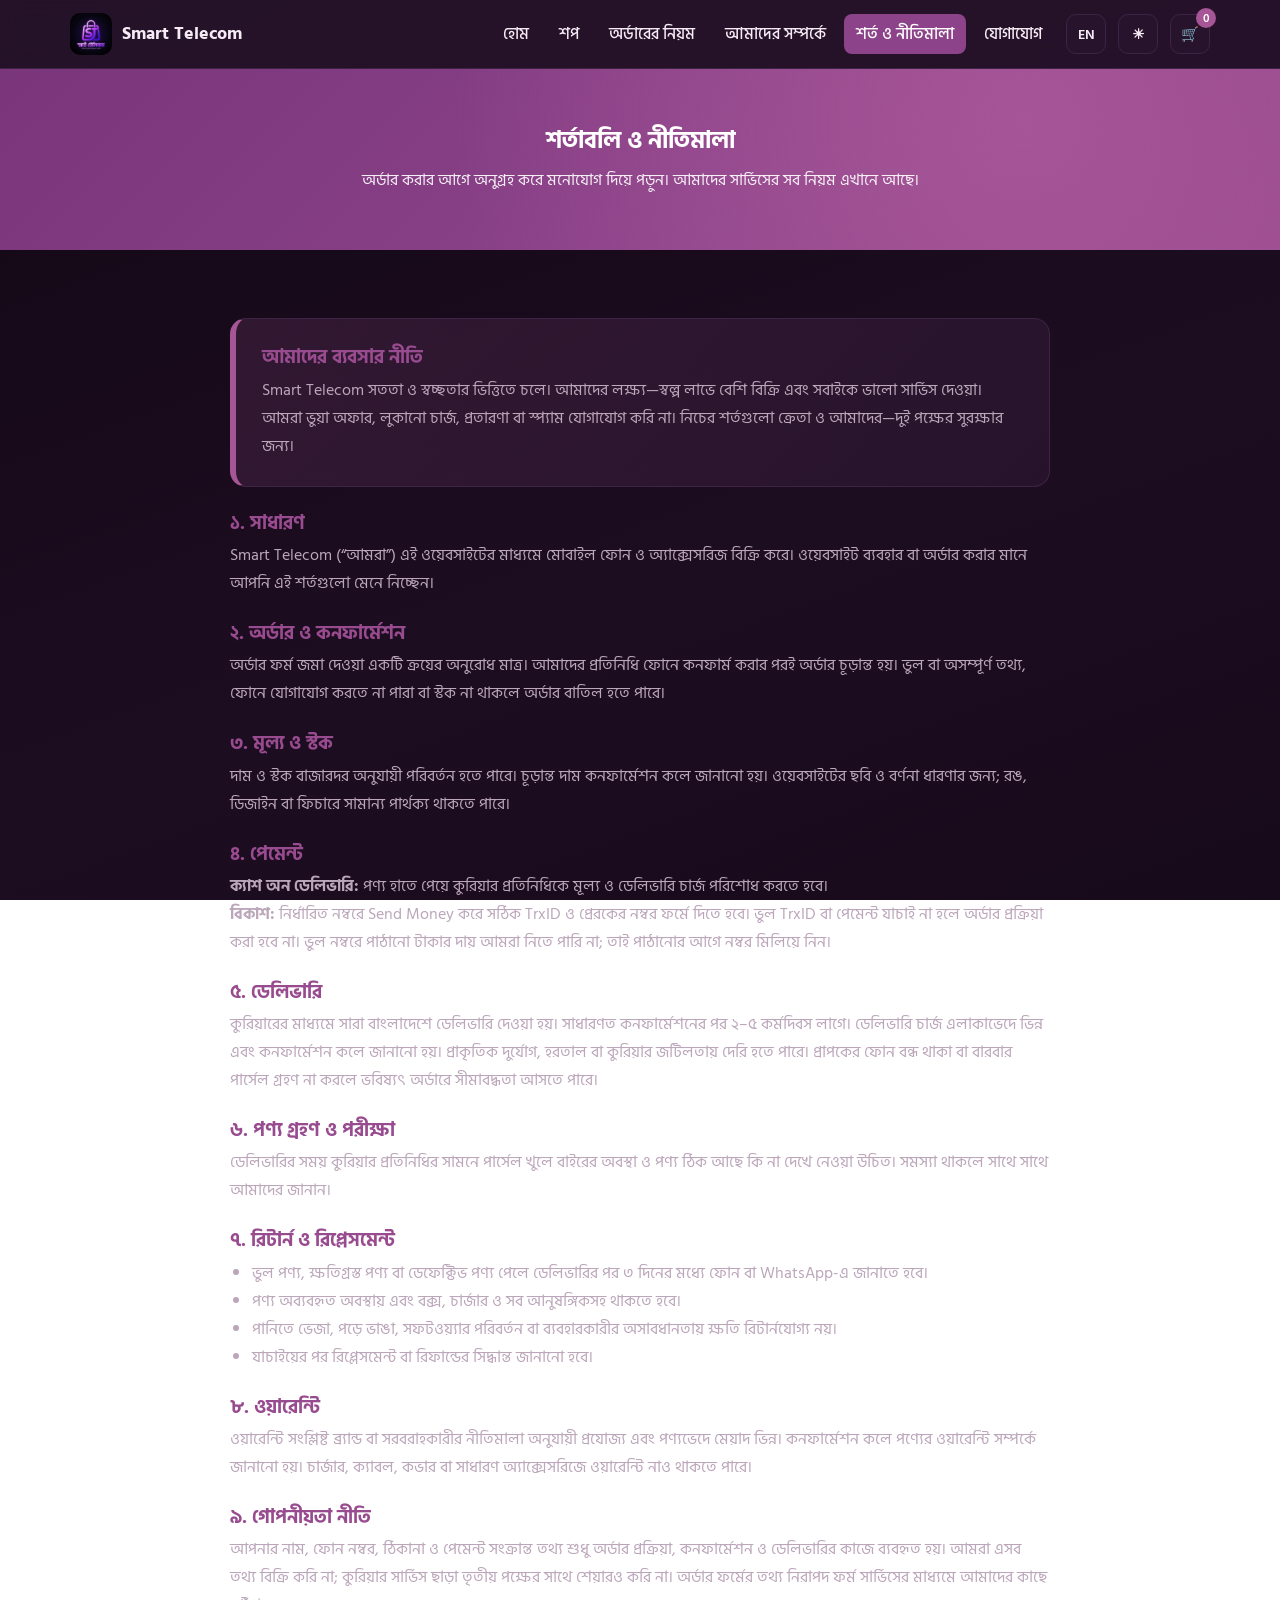
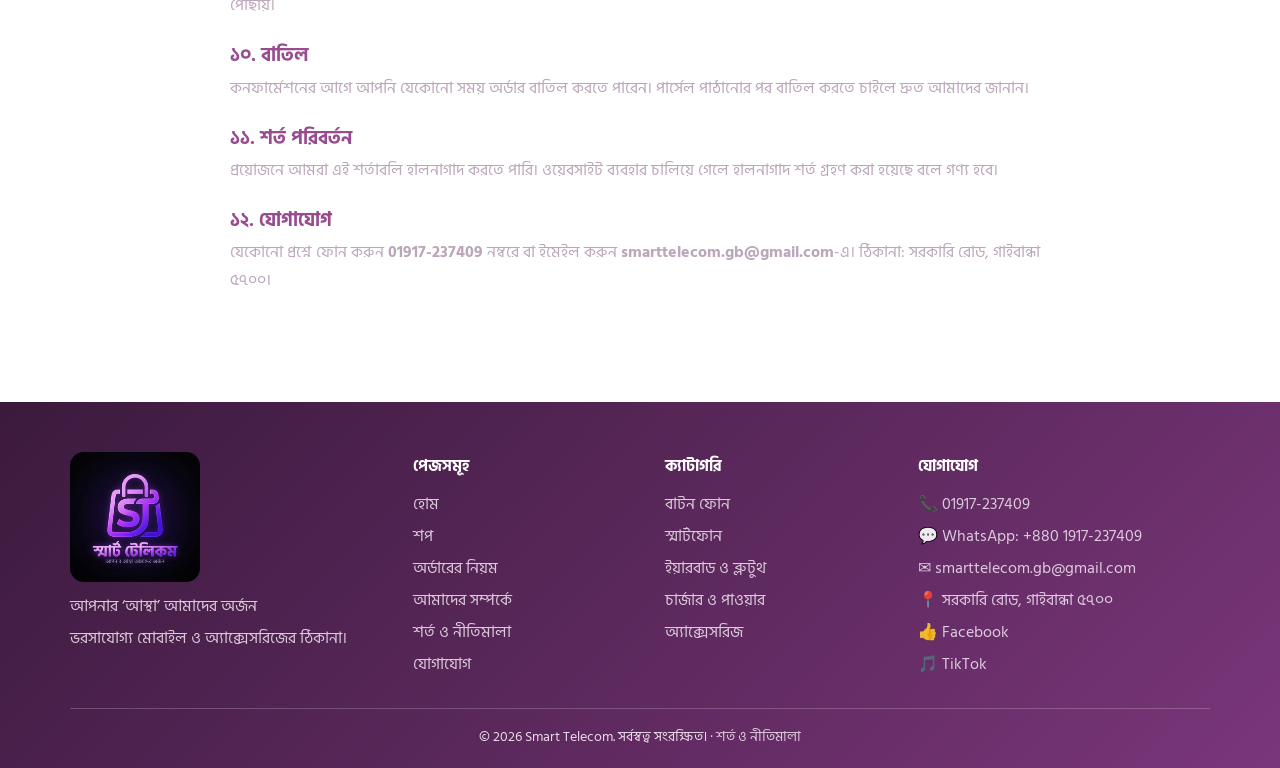
<file: terms.html>
<!DOCTYPE html>
<html lang="bn" data-theme="dark">
<head>
<meta charset="UTF-8"><meta name="viewport" content="width=device-width, initial-scale=1">
<title>শর্তাবলি ও নীতিমালা | Smart Telecom</title>
<meta name="description" content="Smart Telecom-এর টার্মস অ্যান্ড কন্ডিশন: অর্ডার, পেমেন্ট, ডেলিভারি, রিটার্ন, ওয়ারেন্টি ও গোপনীয়তা নীতি।">
<link rel="icon" href="assets/favicon.jpg">
<link href="https://fonts.googleapis.com/css2?family=Hind+Siliguri:wght@400;500;600;700&family=Poppins:wght@400;600&display=swap" rel="stylesheet">
<link rel="stylesheet" href="css/style.css">
</head>
<body>
<div id="hdr"></div>
<main>
<section class="ph"><div class="wrap">
  <h1><span class="bn">শর্তাবলি ও নীতিমালা</span><span class="en">Terms &amp; Policies</span></h1>
  <p><span class="bn">অর্ডার করার আগে অনুগ্রহ করে মনোযোগ দিয়ে পড়ুন। আমাদের সার্ভিসের সব নিয়ম এখানে আছে।</span><span class="en">Please read before ordering. All the rules of our service are here.</span></p>
</div></section>
<section><div class="wrap doc">
<div class="pledge" style="margin-bottom:10px"><div class="bn"><h3 style="margin-top:0">আমাদের ব্যবসার নীতি</h3><p>Smart Telecom সততা ও স্বচ্ছতার ভিত্তিতে চলে। আমাদের লক্ষ্য—স্বল্প লাভে বেশি বিক্রি এবং সবাইকে ভালো সার্ভিস দেওয়া। আমরা ভুয়া অফার, লুকানো চার্জ, প্রতারণা বা স্প্যাম যোগাযোগ করি না। নিচের শর্তগুলো ক্রেতা ও আমাদের—দুই পক্ষের সুরক্ষার জন্য।</p></div>
<div class="en"><h3 style="margin-top:0">Our business principles</h3><p>Smart Telecom runs on honesty and transparency. Our goal is high volume at a small margin and good service for everyone. We don't use fake offers, hidden charges, deception or spam. The terms below protect both customers and us.</p></div></div>
<div class="bn">
<h3>১. সাধারণ</h3><p>Smart Telecom (“আমরা”) এই ওয়েবসাইটের মাধ্যমে মোবাইল ফোন ও অ্যাক্সেসরিজ বিক্রি করে। ওয়েবসাইট ব্যবহার বা অর্ডার করার মানে আপনি এই শর্তগুলো মেনে নিচ্ছেন।</p>
<h3>২. অর্ডার ও কনফার্মেশন</h3><p>অর্ডার ফর্ম জমা দেওয়া একটি ক্রয়ের অনুরোধ মাত্র। আমাদের প্রতিনিধি ফোনে কনফার্ম করার পরই অর্ডার চূড়ান্ত হয়। ভুল বা অসম্পূর্ণ তথ্য, ফোনে যোগাযোগ করতে না পারা বা স্টক না থাকলে অর্ডার বাতিল হতে পারে।</p>
<h3>৩. মূল্য ও স্টক</h3><p>দাম ও স্টক বাজারদর অনুযায়ী পরিবর্তন হতে পারে। চূড়ান্ত দাম কনফার্মেশন কলে জানানো হয়। ওয়েবসাইটের ছবি ও বর্ণনা ধারণার জন্য; রঙ, ডিজাইন বা ফিচারে সামান্য পার্থক্য থাকতে পারে।</p>
<h3>৪. পেমেন্ট</h3><p><b>ক্যাশ অন ডেলিভারি:</b> পণ্য হাতে পেয়ে কুরিয়ার প্রতিনিধিকে মূল্য ও ডেলিভারি চার্জ পরিশোধ করতে হবে।<br><b>বিকাশ:</b> নির্ধারিত নম্বরে Send Money করে সঠিক TrxID ও প্রেরকের নম্বর ফর্মে দিতে হবে। ভুল TrxID বা পেমেন্ট যাচাই না হলে অর্ডার প্রক্রিয়া করা হবে না। ভুল নম্বরে পাঠানো টাকার দায় আমরা নিতে পারি না; তাই পাঠানোর আগে নম্বর মিলিয়ে নিন।</p>
<h3>৫. ডেলিভারি</h3><p>কুরিয়ারের মাধ্যমে সারা বাংলাদেশে ডেলিভারি দেওয়া হয়। সাধারণত কনফার্মেশনের পর ২–৫ কর্মদিবস লাগে। ডেলিভারি চার্জ এলাকাভেদে ভিন্ন এবং কনফার্মেশন কলে জানানো হয়। প্রাকৃতিক দুর্যোগ, হরতাল বা কুরিয়ার জটিলতায় দেরি হতে পারে। প্রাপকের ফোন বন্ধ থাকা বা বারবার পার্সেল গ্রহণ না করলে ভবিষ্যৎ অর্ডারে সীমাবদ্ধতা আসতে পারে।</p>
<h3>৬. পণ্য গ্রহণ ও পরীক্ষা</h3><p>ডেলিভারির সময় কুরিয়ার প্রতিনিধির সামনে পার্সেল খুলে বাইরের অবস্থা ও পণ্য ঠিক আছে কি না দেখে নেওয়া উচিত। সমস্যা থাকলে সাথে সাথে আমাদের জানান।</p>
<h3>৭. রিটার্ন ও রিপ্লেসমেন্ট</h3><ul><li>ভুল পণ্য, ক্ষতিগ্রস্ত পণ্য বা ডেফেক্টিভ পণ্য পেলে ডেলিভারির পর ৩ দিনের মধ্যে ফোন বা WhatsApp-এ জানাতে হবে।</li><li>পণ্য অব্যবহৃত অবস্থায় এবং বক্স, চার্জার ও সব আনুষঙ্গিকসহ থাকতে হবে।</li><li>পানিতে ভেজা, পড়ে ভাঙা, সফটওয়্যার পরিবর্তন বা ব্যবহারকারীর অসাবধানতায় ক্ষতি রিটার্নযোগ্য নয়।</li><li>যাচাইয়ের পর রিপ্লেসমেন্ট বা রিফান্ডের সিদ্ধান্ত জানানো হবে।</li></ul>
<h3>৮. ওয়ারেন্টি</h3><p>ওয়ারেন্টি সংশ্লিষ্ট ব্র্যান্ড বা সরবরাহকারীর নীতিমালা অনুযায়ী প্রযোজ্য এবং পণ্যভেদে মেয়াদ ভিন্ন। কনফার্মেশন কলে পণ্যের ওয়ারেন্টি সম্পর্কে জানানো হয়। চার্জার, ক্যাবল, কভার বা সাধারণ অ্যাক্সেসরিজে ওয়ারেন্টি নাও থাকতে পারে।</p>
<h3>৯. গোপনীয়তা নীতি</h3><p>আপনার নাম, ফোন নম্বর, ঠিকানা ও পেমেন্ট সংক্রান্ত তথ্য শুধু অর্ডার প্রক্রিয়া, কনফার্মেশন ও ডেলিভারির কাজে ব্যবহৃত হয়। আমরা এসব তথ্য বিক্রি করি না; কুরিয়ার সার্ভিস ছাড়া তৃতীয় পক্ষের সাথে শেয়ারও করি না। অর্ডার ফর্মের তথ্য নিরাপদ ফর্ম সার্ভিসের মাধ্যমে আমাদের কাছে পৌঁছায়।</p>
<h3>১০. বাতিল</h3><p>কনফার্মেশনের আগে আপনি যেকোনো সময় অর্ডার বাতিল করতে পারেন। পার্সেল পাঠানোর পর বাতিল করতে চাইলে দ্রুত আমাদের জানান।</p>
<h3>১১. শর্ত পরিবর্তন</h3><p>প্রয়োজনে আমরা এই শর্তাবলি হালনাগাদ করতে পারি। ওয়েবসাইট ব্যবহার চালিয়ে গেলে হালনাগাদ শর্ত গ্রহণ করা হয়েছে বলে গণ্য হবে।</p>
<h3>১২. যোগাযোগ</h3><p>যেকোনো প্রশ্নে ফোন করুন <b>01917-237409</b> নম্বরে বা ইমেইল করুন <b>smarttelecom.gb@gmail.com</b>-এ। ঠিকানা: সরকারি রোড, গাইবান্ধা ৫৭০০।</p>
</div>
<div class="en">
<h3>1. General</h3><p>Smart Telecom (“we”) sells mobile phones and accessories through this website. By using the site or placing an order you accept these terms.</p>
<h3>2. Orders &amp; confirmation</h3><p>Submitting the order form is a purchase request only. An order becomes final once our representative confirms by phone. Incorrect or incomplete details, failure to reach you, or lack of stock may lead to cancellation.</p>
<h3>3. Pricing &amp; stock</h3><p>Prices and stock may change with the market. The final price is stated on the confirmation call. Images and descriptions are indicative; colour, design or features may differ slightly.</p>
<h3>4. Payment</h3><p><b>Cash on delivery:</b> pay the price and delivery charge to the courier after receiving your parcel.<br><b>bKash:</b> send money to the stated number and provide the correct TrxID and sender number in the form. Orders with an incorrect TrxID or unverified payment will not be processed. We are not responsible for money sent to a wrong number, so double-check before sending.</p>
<h3>5. Delivery</h3><p>We deliver nationwide by courier, usually 2–5 working days after confirmation. Delivery charges vary by area and are told on the confirmation call. Weather, strikes or courier issues may cause delays. Repeatedly unreachable recipients or refused parcels may face restrictions on future orders.</p>
<h3>6. Receiving &amp; inspecting</h3><p>At delivery, open the parcel in front of the courier and check the outer condition and product. Tell us immediately if anything is wrong.</p>
<h3>7. Returns &amp; replacements</h3><ul><li>Report wrong, damaged or defective items by phone or WhatsApp within 3 days of delivery.</li><li>Items must be unused, with box, charger and all accessories.</li><li>Water damage, drops, software modification or other user-caused damage is not eligible.</li><li>After inspection we will inform you about replacement or refund.</li></ul>
<h3>8. Warranty</h3><p>Warranty follows the brand or supplier's policy and varies by product. We explain it on the confirmation call. Chargers, cables, covers and similar accessories may carry no warranty.</p>
<h3>9. Privacy policy</h3><p>Your name, phone, address and payment details are used only to process, confirm and deliver your order. We do not sell your data and share it only with the courier. Order-form data reaches us through a secure form service.</p>
<h3>10. Cancellation</h3><p>You may cancel before confirmation at any time. If you wish to cancel after dispatch, please tell us immediately.</p>
<h3>11. Changes</h3><p>We may update these terms when needed. Continued use of the site means you accept the updated terms.</p>
<h3>12. Contact</h3><p>For any question call <b>01917-237409</b> or email <b>smarttelecom.gb@gmail.com</b>. Address: Sarkular Rode, Gaibandha 5700.</p>
</div>
</div></section>
</main>
<div id="ftr"></div>
<script src="js/products.js"></script><script src="js/app.js"></script>
</body></html>
</file>
<file: css/style.css>
:root{--p1:#A65597;--p2:#984B8F;--p3:#8C438A;--p4:#7A367A;--tx:#2b1530;--mu:#6b566e;--card:rgba(255,255,255,.82);--bd:#e3c9e0;--bg2:#f4e4f2;
--page:radial-gradient(circle at 92% 4%,rgba(255,196,120,.55),transparent 28%),radial-gradient(circle at 6% 38%,rgba(166,85,151,.30),transparent 38%),radial-gradient(circle at 95% 72%,rgba(140,67,138,.25),transparent 40%),linear-gradient(135deg,#fff4fb 0%,#f3dff1 45%,#e6cbe9 100%)}
[data-theme=dark]{--tx:#f6ebf5;--mu:#bba6ba;--card:rgba(40,20,45,.85);--bd:#3d2444;--bg2:#1c0f20;--page:linear-gradient(160deg,#120714,#1d0d21 60%,#170a1a)}
*{box-sizing:border-box;margin:0;padding:0}
html{scroll-behavior:smooth;scroll-padding-top:80px}
body{font-family:'Hind Siliguri','Poppins',sans-serif;background:var(--page) fixed;color:var(--tx);line-height:1.75}
[lang=bn] .en,[lang=en] .bn{display:none!important}
a{color:inherit;text-decoration:none}img{max-width:100%;display:block}
.wrap{max-width:1180px;margin:auto;padding:0 20px}
section{padding:68px 0}
h1,h2,h3{line-height:1.3}h2{font-size:clamp(1.55rem,3.4vw,2.3rem);margin-bottom:10px}
.sub{color:var(--mu);max-width:680px;margin-bottom:32px}
.btn{display:inline-block;padding:12px 26px;border-radius:10px;border:0;cursor:pointer;font:600 1rem 'Hind Siliguri',sans-serif;background:linear-gradient(135deg,var(--p1),var(--p4));color:#fff;transition:transform .2s,box-shadow .2s;box-shadow:0 6px 18px rgba(122,54,122,.3)}
.btn:hover{transform:translateY(-2px)}.btn.o{background:transparent;border:2px solid currentColor;box-shadow:none}
:focus-visible{outline:3px solid var(--p1);outline-offset:2px}
header{position:sticky;top:0;z-index:50;background:var(--card);backdrop-filter:blur(12px);border-bottom:1px solid var(--bd)}
.nav{display:flex;align-items:center;gap:12px;height:68px}
.logo{display:flex;align-items:center;gap:10px;font-weight:700;font-size:1.1rem}
.logo img{width:42px;height:42px;border-radius:10px;object-fit:cover}
nav{display:flex;gap:6px;margin-left:auto}
nav a{padding:6px 12px;border-radius:8px;font-weight:500}nav a:hover,nav a.on{background:var(--p3);color:#fff}
.ic{background:var(--card);border:1px solid var(--bd);color:var(--tx);border-radius:10px;height:40px;min-width:40px;padding:0 10px;cursor:pointer;font:600 .9rem 'Hind Siliguri',sans-serif;position:relative}
#cc{position:absolute;top:-7px;right:-7px;background:var(--p1);color:#fff;border-radius:50%;width:20px;height:20px;font-size:.72rem;display:grid;place-items:center}
.menu{display:none}
.hero,.ph{background:radial-gradient(circle at 80% 30%,var(--p1),transparent 55%),linear-gradient(135deg,var(--p4),var(--p3) 60%,var(--p2));color:#fff}
.hero{padding:64px 0 48px}.ph{padding:56px 0;text-align:center}.ph p{max-width:640px;margin:10px auto 0;opacity:.92}
.hg{display:grid;grid-template-columns:1.05fr 1fr;gap:30px;align-items:center}
.hero h1{font-size:clamp(2rem,5vw,3.4rem);margin-bottom:16px}.hero p{margin-bottom:24px;max-width:540px;opacity:.93}
.hero img{filter:drop-shadow(0 24px 40px rgba(0,0,0,.35))}
.hero .btn{background:#fff;color:var(--p4)}.hero .btn.o{background:transparent;color:#fff}
.trust{display:flex;gap:20px;flex-wrap:wrap;margin-top:24px;font-size:.92rem}
.chips{display:flex;flex-wrap:wrap;gap:10px;margin-bottom:22px}
.chips a,.chips span{padding:7px 16px;border:1px solid var(--bd);border-radius:99px;background:var(--card);font-weight:500;font-size:.92rem}
.chips a:hover{background:var(--p3);color:#fff}
.tools{display:flex;gap:10px;flex-wrap:wrap;margin-bottom:20px}
.tools input,.tools select{padding:12px 16px;border-radius:10px;border:1px solid var(--bd);background:var(--card);color:var(--tx);font:inherit}.tools input{flex:1;min-width:220px}
.cats{display:flex;gap:8px;flex-wrap:wrap;margin-bottom:26px}
.cats button{padding:9px 18px;border-radius:10px;border:1px solid var(--bd);background:var(--card);color:var(--tx);cursor:pointer;font:500 .95rem 'Hind Siliguri',sans-serif}
.cats button.on{background:var(--p3);color:#fff;border-color:var(--p3)}
.grid{display:grid;grid-template-columns:repeat(auto-fill,minmax(250px,1fr));gap:22px}
.card{background:var(--card);border:1px solid var(--bd);border-radius:16px;overflow:hidden;display:flex;flex-direction:column}
.card img{aspect-ratio:1;object-fit:contain;background:var(--bg2);padding:14px;cursor:pointer;width:100%}
.cb{padding:16px;display:flex;flex-direction:column;gap:6px;flex:1}
.brand{color:var(--p1);font-weight:600;font-size:.85rem}.card h3{font-size:1.05rem;cursor:pointer}.card .d{color:var(--mu);font-size:.88rem;flex:1}
.pr{font-size:1.2rem;font-weight:700;color:var(--p2)}.pr s{font-size:.85rem;color:var(--mu);font-weight:400;margin-left:6px}
.empty{grid-column:1/-1;text-align:center;color:var(--mu);padding:40px}
.cols{display:grid;grid-template-columns:repeat(auto-fit,minmax(230px,1fr));gap:20px}
.box{background:var(--card);border:1px solid var(--bd);border-radius:16px;padding:24px}
.box h3{margin-bottom:8px;font-size:1.1rem}.box p,.box li{color:var(--mu);font-size:.95rem}.box ul{padding-left:18px}.box .e{font-size:1.8rem}
.steps{counter-reset:s}.steps .box{padding-top:46px;position:relative}
.steps .box::before{counter-increment:s;content:counter(s);position:absolute;top:-14px;left:22px;width:38px;height:38px;border-radius:50%;background:var(--p2);color:#fff;display:grid;place-items:center;font-weight:700}
.two{display:grid;grid-template-columns:1fr 1fr;gap:34px;align-items:center}
.stats{display:flex;gap:44px;flex-wrap:wrap;margin-top:22px}.stats b{display:block;font-size:2.1rem;color:var(--p2)}
details{background:var(--card);border:1px solid var(--bd);border-radius:12px;padding:14px 18px;margin-bottom:10px}
summary{cursor:pointer;font-weight:600}details p{color:var(--mu);margin-top:8px}
.doc{max-width:860px}.doc h3{margin:24px 0 6px;color:var(--p2)}.doc p,.doc li{color:var(--mu)}.doc ul{padding-left:22px}
.cta{background:linear-gradient(135deg,var(--p4),var(--p1));color:#fff;text-align:center;border-radius:22px;padding:50px 24px}
.cta .btn{background:#fff;color:var(--p4);margin-top:16px}
footer{background:linear-gradient(135deg,#3b1a3d,var(--p4));color:#eadbe9;padding:50px 0 18px;margin-top:40px}
.fg{display:grid;grid-template-columns:1.4fr 1fr 1fr 1.3fr;gap:28px;margin-bottom:26px}
footer h4{color:#fff;margin-bottom:10px}footer a,footer span.l{display:block;margin-bottom:4px;opacity:.9}footer a:hover{opacity:1;text-decoration:underline}
footer img{width:130px;border-radius:14px;margin-bottom:10px}.cp{border-top:1px solid rgba(255,255,255,.2);padding-top:16px;text-align:center;font-size:.86rem}
.ov{position:fixed;inset:0;background:rgba(0,0,0,.6);display:none;z-index:90;justify-content:flex-end}.ov.on{display:flex}
.ov.c{justify-content:center;align-items:center;padding:16px}
.dr{background:var(--bg2);color:var(--tx);width:min(470px,100%);height:100%;overflow:auto;padding:22px}
.md{background:var(--bg2);border-radius:18px;max-width:760px;width:100%;max-height:92vh;overflow:auto;padding:24px;display:grid;grid-template-columns:1fr 1fr;gap:22px}
.row{display:flex;gap:10px;align-items:center;border-bottom:1px solid var(--bd);padding:10px 0;font-size:.92rem}
.row img{width:54px;height:54px;object-fit:contain;background:var(--card);border-radius:8px}.row div{flex:1}
.q button{width:26px;height:26px;border-radius:6px;border:1px solid var(--bd);background:var(--card);color:var(--tx);cursor:pointer}
.tot{display:flex;justify-content:space-between;font-weight:700;font-size:1.15rem;margin:14px 0}
form label{display:block;font-weight:500;margin:12px 0 4px;font-size:.9rem}
form input,form textarea,form select{width:100%;padding:11px 12px;border-radius:9px;border:1px solid var(--bd);background:var(--card);color:var(--tx);font:inherit}
.g2{display:grid;grid-template-columns:1fr 1fr;gap:0 12px}
.pay{display:grid;grid-template-columns:1fr 1fr;gap:10px;margin-top:6px}
.pay label{border:2px solid var(--bd);border-radius:12px;padding:10px;cursor:pointer;margin:0;text-align:center;font-weight:600}
.pay input{display:none}.pay label:has(input:checked){border-color:var(--p1);background:rgba(166,85,151,.15)}
#bk{display:none;margin-top:12px;border-radius:12px;padding:14px;background:linear-gradient(135deg,#e2136e22,var(--card));border:1px dashed #e2136e}
.note{font-size:.84rem;color:var(--mu);margin-top:10px}
#toast{position:fixed;bottom:24px;left:50%;transform:translateX(-50%);background:var(--p3);color:#fff;padding:12px 22px;border-radius:10px;display:none;z-index:99}
@media(max-width:860px){.hg,.two,.md{grid-template-columns:1fr}.fg{grid-template-columns:1fr 1fr}.menu{display:block}nav{display:none;position:absolute;top:68px;left:0;right:0;background:var(--bg2);flex-direction:column;padding:14px 20px}nav.on{display:flex}#lang{margin-left:auto}}
@media(max-width:520px){.fg,.g2{grid-template-columns:1fr}}
@media(prefers-reduced-motion:reduce){*{transition:none!important;scroll-behavior:auto!important}}

.card{position:relative}.share{position:absolute;top:10px;right:10px;width:38px;height:38px;border-radius:50%;border:1px solid var(--bd);background:var(--card);cursor:pointer;font-size:1rem;z-index:2}
.share:hover{background:var(--p3)}
.bt{display:flex;gap:8px;flex-wrap:wrap;margin-top:6px}.bt .btn{padding:10px 16px;font-size:.92rem;flex:1;text-align:center}
.card h3 a:hover{color:var(--p1)}
.pimg{width:100%;background:var(--card);border:1px solid var(--bd);border-radius:18px;padding:20px;aspect-ratio:1;object-fit:contain}
.crumb{color:var(--mu);font-size:.9rem;margin-bottom:18px}.crumb a{color:var(--p1)}
.shr{display:flex;gap:8px;flex-wrap:wrap;align-items:center;margin:18px 0 6px}.shr .ic{display:inline-flex;align-items:center;padding:0 14px}
table.spec{width:100%;border-collapse:collapse;margin-top:6px;font-size:.93rem}table.spec th,table.spec td{text-align:left;padding:8px 6px;border-bottom:1px solid var(--bd);vertical-align:top}table.spec th{width:36%;color:var(--p1);font-weight:600}
.team{display:grid;grid-template-columns:repeat(auto-fill,minmax(210px,1fr));gap:20px}
.tm{text-align:center}.tm .av{width:116px;height:116px;border-radius:50%;margin:0 auto 12px;object-fit:cover;background:linear-gradient(135deg,var(--p1),var(--p4));color:#fff;display:grid;place-items:center;font-size:2.4rem;font-weight:700;border:4px solid var(--bd)}
.tm .rl{display:inline-block;background:var(--p3);color:#fff;border-radius:99px;padding:2px 14px;font-size:.82rem;margin:4px 0 8px}
.soc{display:flex;gap:12px;flex-wrap:wrap}.soc a{padding:12px 22px;border-radius:12px;font-weight:600;color:#fff}
.soc .fb{background:#1877f2}.soc .tt{background:#111}.soc .wa{background:#25d366}
.sel{position:relative}.sel select{appearance:none;-webkit-appearance:none;padding-right:38px}.sel::after{content:"▾";position:absolute;right:14px;bottom:11px;pointer-events:none;color:var(--p1)}
.pledge{background:linear-gradient(135deg,rgba(166,85,151,.18),var(--card));border:1px solid var(--bd);border-left:6px solid var(--p1);border-radius:16px;padding:26px}
.tick li{list-style:none;padding:6px 0}.tick li::before{content:"✔ ";color:var(--p1);font-weight:700}
</file>
